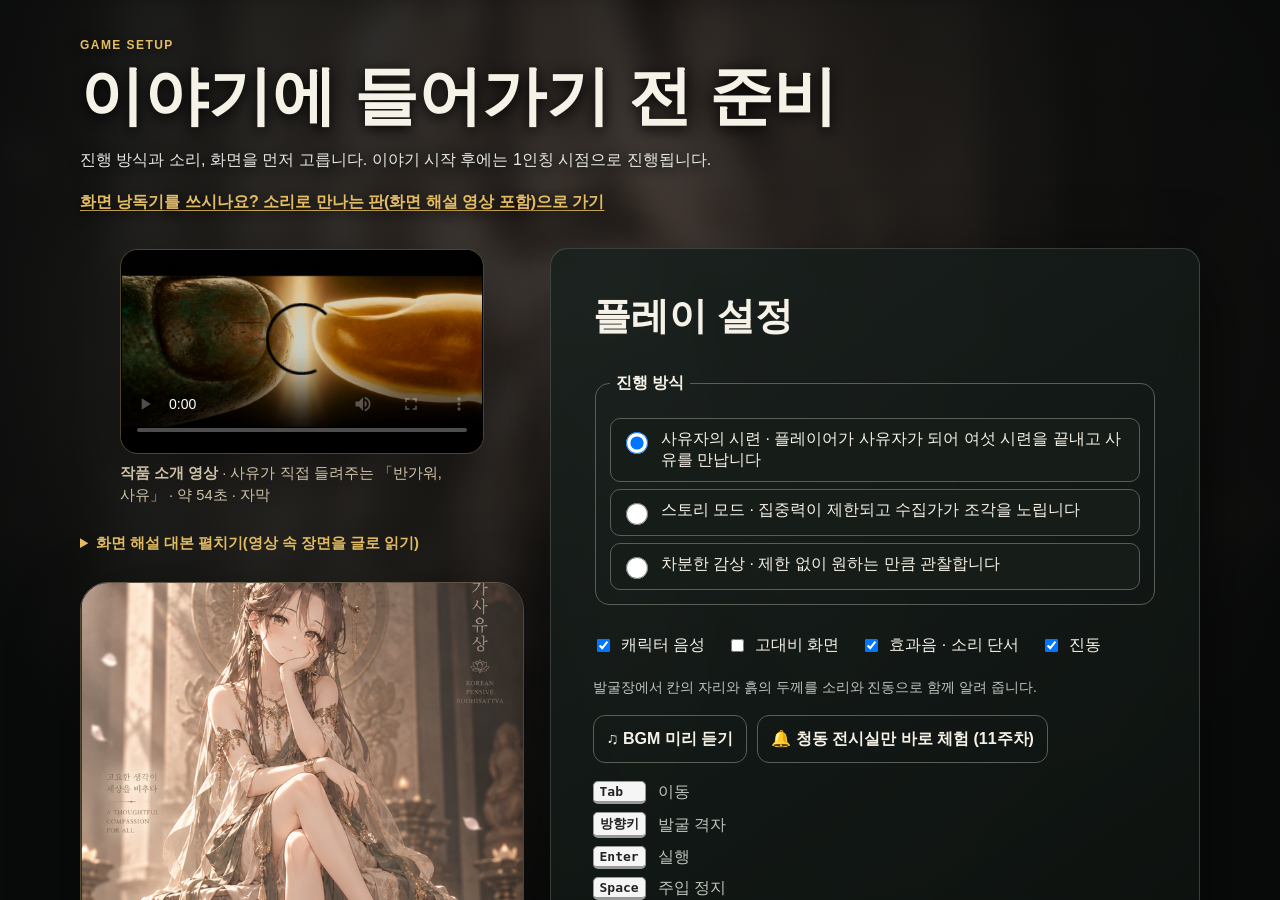
<file: index.html>
<!doctype html>
<html lang="ko">
<head>
  <meta charset="utf-8">
  <meta name="viewport" content="width=device-width,initial-scale=1,viewport-fit=cover">
  <meta name="theme-color" content="#171b18">
  <meta name="description" content="금동 반가사유상을 발굴하고 도구로 감별하고 밀랍주조로 직접 만들어 보는 웹 기반 serious game">
  <link rel="manifest" href="manifest.webmanifest">
  <link rel="icon" href="icon.svg" type="image/svg+xml">
  <link rel="preload" href="assets/character/sayu-reference-web.png" as="image" type="image/png">
  <title>반가워, 사유</title>
  <link rel="stylesheet" href="css/style.css">
  <link rel="stylesheet" href="css/pov.css">
  <link rel="stylesheet" href="css/game.css">
  <link rel="stylesheet" href="css/trials.css">
  <link rel="stylesheet" href="css/gallery-base.css">
  <link rel="stylesheet" href="css/gallery.css">
</head>
<body>
  <a class="skip" href="#scene">게임 화면으로 바로가기</a>
  <header class="topbar">
    <button class="brand" id="homeBtn" type="button">사유상 복원 프로젝트 <small>발굴 · 감별 · 주조</small><span class="sr-only" id="homeWhere"></span></button>
    <div class="top-actions">
      <button id="contrastBtn" class="icon-btn" type="button" aria-pressed="false">◐ 고대비</button>
      <button id="audioBtn" class="icon-btn" type="button" aria-pressed="true">🔊 음성 켬</button>
      <button id="bgmBtn" class="icon-btn" type="button" aria-pressed="false">♫ BGM 끔</button>
      <button id="helpBtn" class="icon-btn" type="button">? 조작법</button>
    </div>
  </header>

  <div class="progress-shell" aria-label="게임 진행 단계">
    <ol id="stageProgress" class="stage-progress"></ol>
  </div>

  <aside id="gameHud" class="game-hud" hidden aria-label="게임 상태">
    <div class="hud-character"><img src="assets/character/sayu-reference-web.png" alt=""><span><b>사유와의 인연</b><small id="affectionText">호감도 0/100</small></span></div>
    <div class="affection-meter" role="meter" aria-label="사유 호감도" aria-valuemin="0" aria-valuemax="100" aria-valuenow="0"><i id="affectionBar"></i></div>
    <div class="hud-chip" id="focusWrap" hidden><span>집중력</span><b id="focusText">-</b></div>
    <div class="hud-chip"><span>도감</span><b id="codexText">0/5</b></div>
    <div class="hud-objective"><span>현재 목표</span><b id="objectiveText">이야기 시작</b></div>
  </aside>

  <main id="scene" tabindex="-1"></main>
  <div id="fxLayer" class="fx-layer" aria-hidden="true"></div>
  <div id="live" class="sr-only" role="status" aria-live="polite" aria-atomic="true"></div>

  <dialog id="modal">
    <div id="modalBody"></div>
    <button class="btn" id="modalClose" type="button">닫기</button>
  </dialog>

  <script type="module" src="js/app.js"></script>
</body>
</html>
</file>
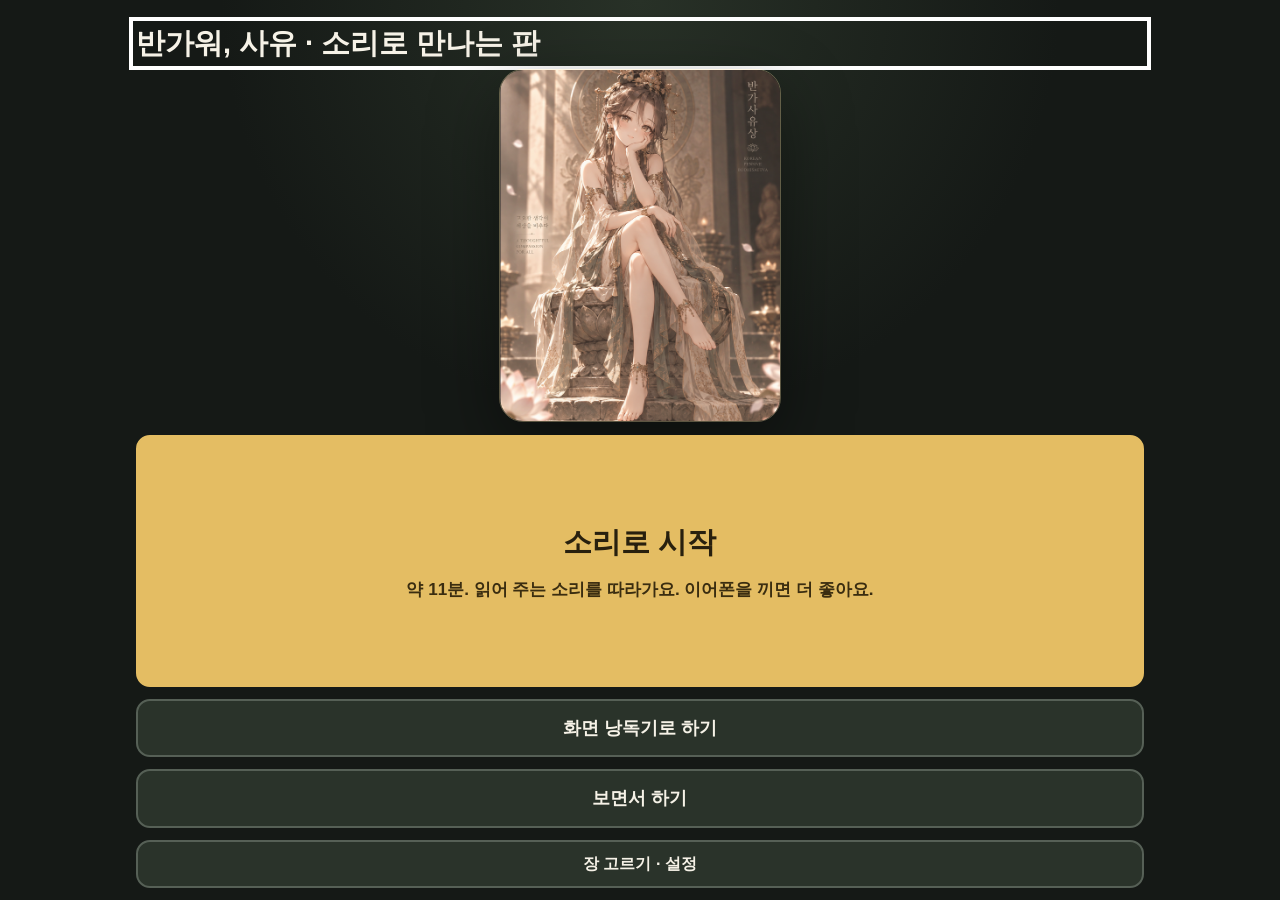
<file: listen.html>
<!doctype html>
<html lang="ko">
<head>
  <meta charset="utf-8">
  <meta name="viewport" content="width=device-width,initial-scale=1,viewport-fit=cover">
  <meta name="theme-color" content="#171b18">
  <meta name="description" content="반가워, 사유 · 소리로 만나는 판 — 화면 낭독기로 끝까지 하는 시각장애인판">
  <link rel="icon" href="icon.svg" type="image/svg+xml">
  <title>반가워, 사유 · 소리로 만나는 판</title>
  <script>window.__SAYU_EDITION = 'listen';</script>
  <!-- 본게임 화면을 그대로 쓰고, listen.css가 시각장애인용 보강(큰 단추, 초점, 하는 법)만 얹는다 -->
  <link rel="stylesheet" href="css/style.css">
  <link rel="stylesheet" href="css/pov.css">
  <link rel="stylesheet" href="css/game.css">
  <link rel="stylesheet" href="css/trials.css">
  <link rel="stylesheet" href="css/gallery-base.css">
  <link rel="stylesheet" href="css/gallery.css">
  <link rel="stylesheet" href="css/listen.css">
</head>
<body>
  <main id="scene" tabindex="-1"><h1>반가워, 사유 · 소리로 만나는 판</h1><p>불러오는 중입니다.</p></main>
  <div id="live" class="sr-only" role="status" aria-live="polite" aria-atomic="true"></div>
  <script type="module" src="js/listen-app.js"></script>
</body>
</html>
</file>
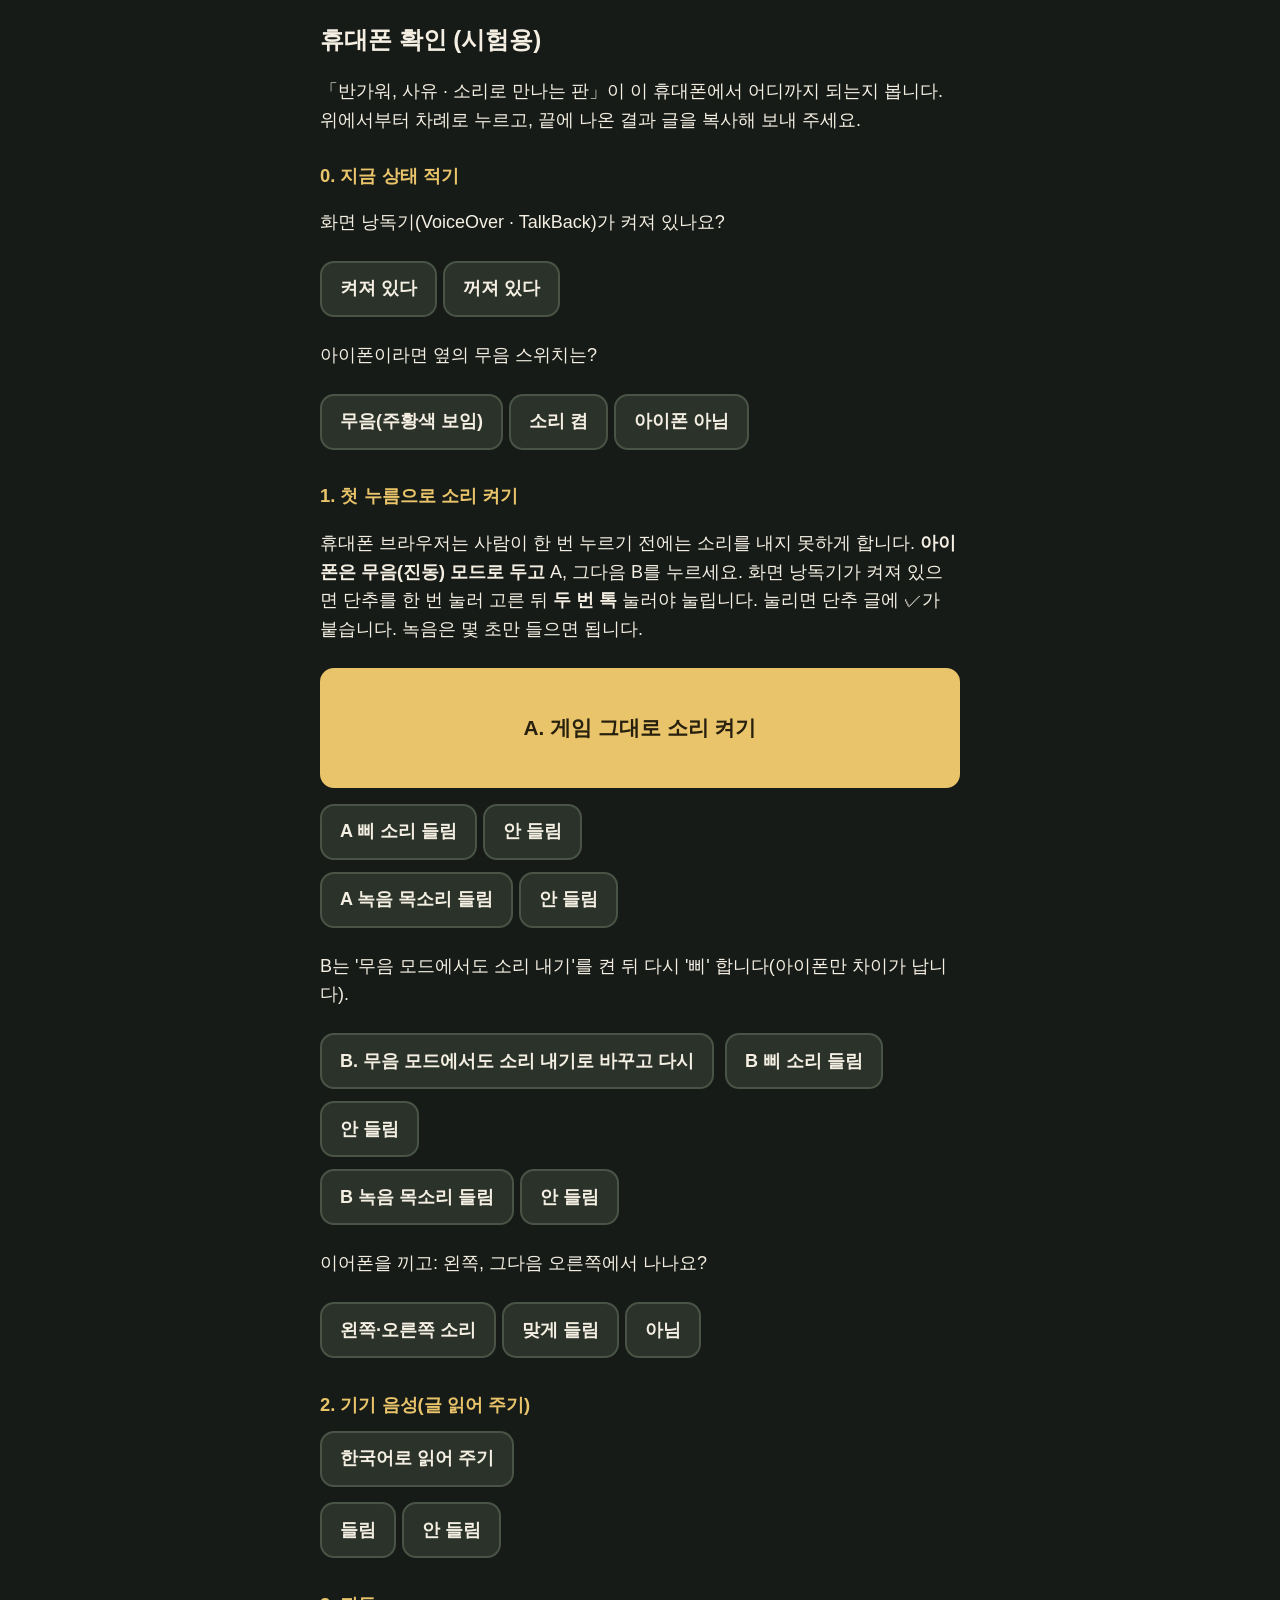
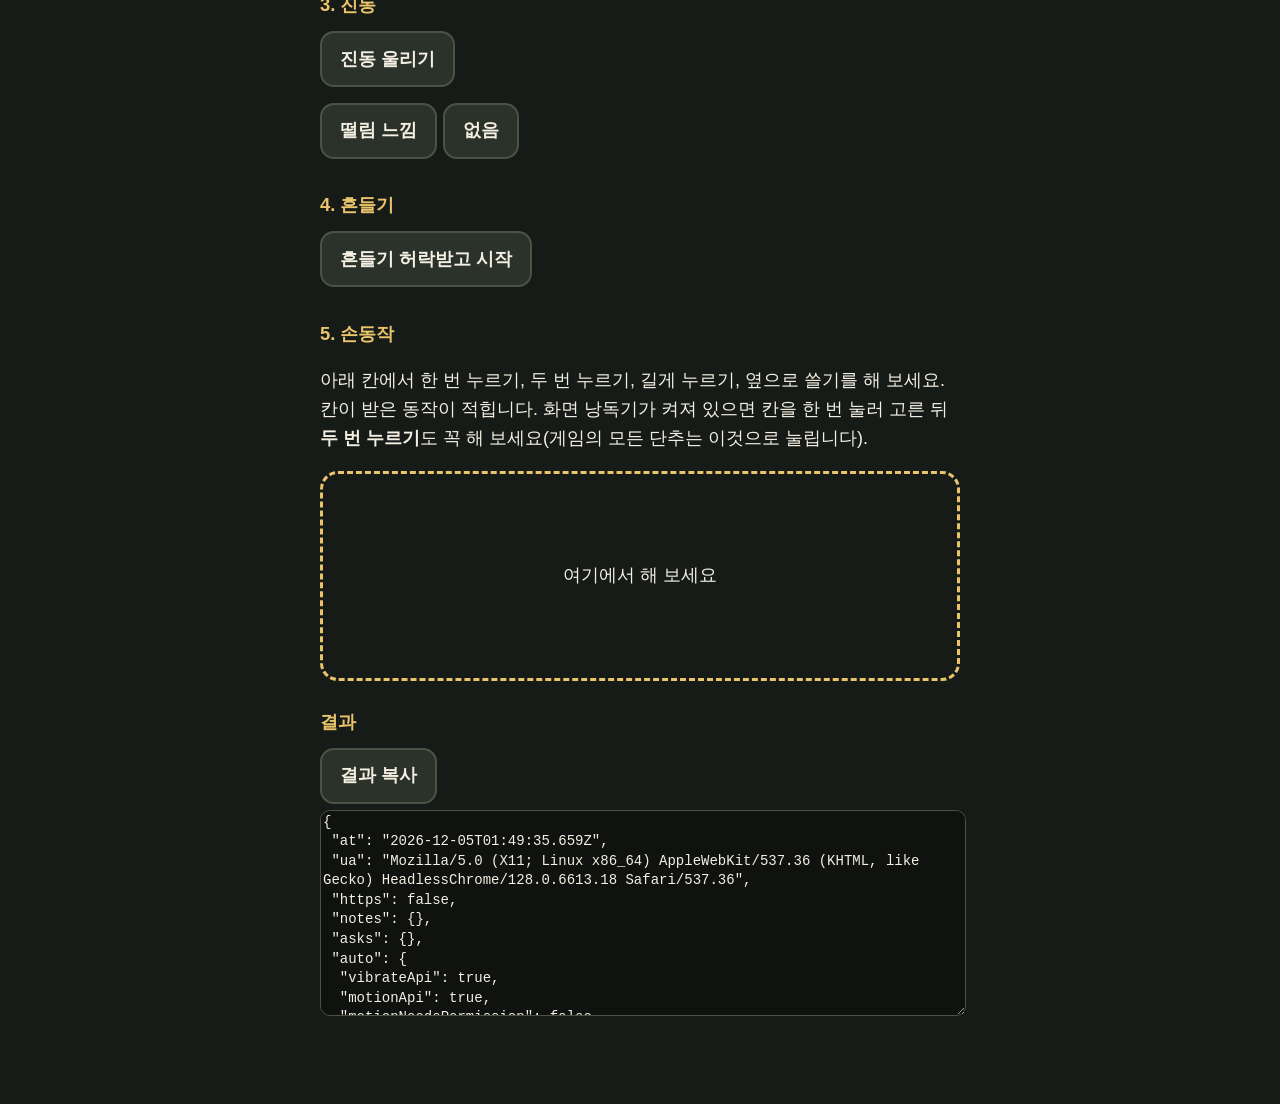
<file: probe.html>
<!doctype html>
<html lang="ko">
<head>
<meta charset="utf-8">
<meta name="viewport" content="width=device-width,initial-scale=1">
<title>휴대폰 확인 · 반가워, 사유</title>
<style>
  :root { --bg:#171b18; --ink:#f4efe2; --gold:#e9c46a; --line:#4a5446; --ok:#7fd18b; --no:#ff8a7a; }
  body { margin:0; background:var(--bg); color:var(--ink); font:18px/1.6 -apple-system,"Apple SD Gothic Neo","Noto Sans KR",sans-serif; }
  main { max-width:640px; margin:0 auto; padding:16px 16px 80px; }
  h1 { font-size:1.5rem; margin:.2em 0 .4em; } h2 { font-size:1.15rem; margin:1.4em 0 .3em; color:var(--gold); }
  button { font:inherit; font-weight:800; min-height:56px; padding:10px 18px; margin:6px 6px 6px 0; border-radius:14px; border:2px solid var(--line); background:#2a3229; color:var(--ink); }
  button.big { width:100%; min-height:120px; font-size:1.3rem; background:var(--gold); color:#28200e; border-color:var(--gold); }
  button:focus-visible { outline:4px solid #fff; outline-offset:3px; }
  #pad { min-height:180px; border:3px dashed var(--gold); border-radius:18px; display:flex; align-items:center; justify-content:center; text-align:center; padding:12px; touch-action:none; user-select:none; }
  .r { margin:.2em 0; } .ok { color:var(--ok); } .no { color:var(--no); }
  textarea { width:100%; min-height:200px; font:14px/1.4 monospace; background:#0f120f; color:var(--ink); border:1px solid var(--line); border-radius:10px; }
</style>
</head>
<body>
<main>
  <h1>휴대폰 확인 (시험용)</h1>
  <p>「반가워, 사유 · 소리로 만나는 판」이 이 휴대폰에서 어디까지 되는지 봅니다. 위에서부터 차례로 누르고, 끝에 나온 결과 글을 복사해 보내 주세요.</p>

  <h2>0. 지금 상태 적기</h2>
  <p>화면 낭독기(VoiceOver · TalkBack)가 켜져 있나요?</p>
  <button data-note="sr" data-v="on">켜져 있다</button><button data-note="sr" data-v="off">꺼져 있다</button>
  <p>아이폰이라면 옆의 무음 스위치는?</p>
  <button data-note="silent" data-v="on">무음(주황색 보임)</button><button data-note="silent" data-v="off">소리 켬</button><button data-note="silent" data-v="na">아이폰 아님</button>

  <h2>1. 첫 누름으로 소리 켜기</h2>
  <p>휴대폰 브라우저는 사람이 한 번 누르기 전에는 소리를 내지 못하게 합니다. <b>아이폰은 무음(진동) 모드로 두고</b> A, 그다음 B를 누르세요.
    화면 낭독기가 켜져 있으면 단추를 한 번 눌러 고른 뒤 <b>두 번 톡</b> 눌러야 눌립니다. 눌리면 단추 글에 ✓가 붙습니다. 녹음은 몇 초만 들으면 됩니다.</p>
  <button class="big" id="unlock">A. 게임 그대로 소리 켜기</button>
  <p class="r" id="unlockOut" role="status"></p>
  <button data-ask="beep" data-v="yes">A 삐 소리 들림</button><button data-ask="beep" data-v="no">안 들림</button><br>
  <button data-ask="mp3" data-v="yes">A 녹음 목소리 들림</button><button data-ask="mp3" data-v="no">안 들림</button>
  <p>B는 '무음 모드에서도 소리 내기'를 켠 뒤 다시 '삐' 합니다(아이폰만 차이가 납니다).</p>
  <button id="unlockB">B. 무음 모드에서도 소리 내기로 바꾸고 다시</button>
  <button data-ask="beepB" data-v="yes">B 삐 소리 들림</button><button data-ask="beepB" data-v="no">안 들림</button><br>
  <button data-ask="mp3B" data-v="yes">B 녹음 목소리 들림</button><button data-ask="mp3B" data-v="no">안 들림</button>
  <p>이어폰을 끼고: 왼쪽, 그다음 오른쪽에서 나나요?</p>
  <button id="pan">왼쪽·오른쪽 소리</button><button data-ask="pan" data-v="yes">맞게 들림</button><button data-ask="pan" data-v="no">아님</button>

  <h2>2. 기기 음성(글 읽어 주기)</h2>
  <button id="tts">한국어로 읽어 주기</button>
  <p class="r" id="ttsOut" role="status"></p>
  <button data-ask="tts" data-v="yes">들림</button><button data-ask="tts" data-v="no">안 들림</button>

  <h2>3. 진동</h2>
  <button id="vib">진동 울리기</button>
  <p class="r" id="vibOut" role="status"></p>
  <button data-ask="vib" data-v="yes">떨림 느낌</button><button data-ask="vib" data-v="no">없음</button>

  <h2>4. 흔들기</h2>
  <button id="motion">흔들기 허락받고 시작</button>
  <p class="r" id="motionOut" role="status"></p>

  <h2>5. 손동작</h2>
  <p>아래 칸에서 한 번 누르기, 두 번 누르기, 길게 누르기, 옆으로 쓸기를 해 보세요. 칸이 받은 동작이 적힙니다.
    화면 낭독기가 켜져 있으면 칸을 한 번 눌러 고른 뒤 <b>두 번 누르기</b>도 꼭 해 보세요(게임의 모든 단추는 이것으로 눌립니다).</p>
  <div id="pad" role="button" tabindex="0" aria-label="손동작 시험 칸">여기에서 해 보세요</div>
  <p class="r" id="padOut" role="status"></p>

  <h2>결과</h2>
  <button id="copy">결과 복사</button>
  <textarea id="out" aria-label="결과 글" readonly></textarea>
</main>
<script>
const R = { at: new Date().toISOString(), ua: navigator.userAgent, https: location.protocol === 'https:', notes: {}, asks: {}, auto: {}, pad: {} };
const $ = s => document.querySelector(s);
const show = () => { $('#out').value = JSON.stringify(R, null, 1); };
const say = (id, t, good) => { const el = $(id); el.textContent = t; el.className = 'r ' + (good === undefined ? '' : good ? 'ok' : 'no'); show(); };
document.querySelectorAll('[data-note]').forEach(b => b.onclick = () => { R.notes[b.dataset.note] = b.dataset.v; show(); b.blur(); });
const NEED = { beep: 'pressA', mp3: 'pressA', beepB: 'pressB', mp3B: 'pressB' };
document.querySelectorAll('[data-ask]').forEach(b => b.onclick = () => {
  const k = b.dataset.ask, need = NEED[k], ran = !need || R.auto[need];
  R.asks[k] = ran ? b.dataset.v : b.dataset.v + ' (시험 안 함)';
  if (!ran) say('#unlockOut', (need === 'pressA' ? 'A' : 'B') + ' 단추가 아직 눌리지 않았습니다. 낭독기를 켰다면 단추를 고른 뒤 두 번 톡 누르세요.', false);
  show();
});
const tick = (b, n) => { b.textContent = b.textContent.replace(/ ✓.*$/, '') + ` ✓ (${n}번 눌림)`; };
let mp3 = null;
R.auto.vibrateApi = 'vibrate' in navigator;
R.auto.motionApi = typeof DeviceMotionEvent !== 'undefined';
R.auto.motionNeedsPermission = typeof DeviceMotionEvent !== 'undefined' && typeof DeviceMotionEvent.requestPermission === 'function';
R.auto.speech = 'speechSynthesis' in window;
R.auto.audioSession = 'audioSession' in navigator;
let ctx = null;
function beep(pan = 0, f = 660) {
  const o = ctx.createOscillator(), g = ctx.createGain(), p = ctx.createStereoPanner ? ctx.createStereoPanner() : null;
  o.frequency.value = f; g.gain.setValueAtTime(0.0001, ctx.currentTime); g.gain.exponentialRampToValueAtTime(0.3, ctx.currentTime + 0.02); g.gain.exponentialRampToValueAtTime(0.0001, ctx.currentTime + 0.5);
  o.connect(g); if (p) { p.pan.value = pan; g.connect(p); p.connect(ctx.destination); } else g.connect(ctx.destination);
  o.start(); o.stop(ctx.currentTime + 0.55);
}
$('#unlock').onclick = async () => {
  R.auto.pressA = (R.auto.pressA || 0) + 1; tick($('#unlock'), R.auto.pressA); show();
  try {
    // A: 게임(js/music.js)과 같이 audioSession을 건드리지 않는다 — 아이폰 무음 모드에서 효과음(Web Audio)이 나는지 본다
    R.auto.audioSessionTypeA = navigator.audioSession ? navigator.audioSession.type : 'none';
    ctx = ctx || new (window.AudioContext || window.webkitAudioContext)();
    await ctx.resume();
    R.auto.webAudioState = ctx.state;
    beep();
    if (mp3) mp3.pause();
    const a = mp3 = new Audio('voice/p01.mp3');
    setTimeout(() => a.play().then(() => { R.auto.mp3Play = 'ok'; show(); }).catch(e => { R.auto.mp3Play = 'blocked: ' + e.name; show(); }), 700);
    say('#unlockOut', `소리 장치: ${ctx.state}. '삐' 다음에 녹음 목소리가 나야 합니다.`, ctx.state === 'running');
  } catch (e) { R.auto.webAudioError = String(e); say('#unlockOut', '소리를 켜지 못했습니다: ' + e, false); }
};
$('#unlockB').onclick = () => {
  R.auto.pressB = (R.auto.pressB || 0) + 1; tick($('#unlockB'), R.auto.pressB); show();
  try {
    if (navigator.audioSession) { try { navigator.audioSession.type = 'playback'; R.auto.audioSessionSetB = navigator.audioSession.type; } catch (e) { R.auto.audioSessionSetB = String(e); } } else R.auto.audioSessionSetB = 'none';
    const old = ctx; ctx = new (window.AudioContext || window.webkitAudioContext)(); ctx.resume(); if (old) old.close().catch(() => {});
    setTimeout(() => { R.auto.webAudioStateB = ctx.state; beep(0, 880); show(); }, 200);
    if (mp3) mp3.pause();
    const a = mp3 = new Audio('voice/p01.mp3');
    setTimeout(() => a.play().then(() => { R.auto.mp3PlayB = 'ok'; show(); }).catch(e => { R.auto.mp3PlayB = 'blocked: ' + e.name; show(); }), 900);
    say('#unlockOut', `B: 무음 무시 설정 = ${R.auto.audioSessionSetB}. '삐' 다음에 녹음 목소리가 나야 합니다.`);
  } catch (e) { R.auto.webAudioErrorB = String(e); say('#unlockOut', 'B 실패: ' + e, false); }
};
$('#pan').onclick = () => { if (!ctx) { say('#unlockOut', '먼저 1번 큰 단추를 누르세요', false); return; } beep(-1, 392); setTimeout(() => beep(1, 523), 800); };
function voicesReady(ms = 3000) {
  return new Promise(res => {
    const now = speechSynthesis.getVoices(); if (now.length) { res(now); return; }
    const t = setTimeout(() => res(speechSynthesis.getVoices()), ms);
    speechSynthesis.addEventListener('voiceschanged', () => { clearTimeout(t); res(speechSynthesis.getVoices()); }, { once: true });
  });
}
$('#tts').onclick = async () => {
  if (!('speechSynthesis' in window)) { say('#ttsOut', '기기 음성 없음', false); return; }
  R.auto.voicesAtClick = speechSynthesis.getVoices().length;
  const vs = await voicesReady(); R.auto.koVoices = vs.filter(v => /^ko/i.test(v.lang)).length; R.auto.allVoices = vs.length;
  const byLang = {}; vs.forEach(v => { const k = (v.lang || '?').slice(0, 2).toLowerCase(); byLang[k] = (byLang[k] || 0) + 1; });
  R.auto.voiceLangs = Object.entries(byLang).sort((a, b) => b[1] - a[1]).slice(0, 8).map(([k, n]) => k + ':' + n).join(' ');
  // 게임(js/core.js preferredVoice)과 같은 방법으로 한국어 목소리를 직접 고른다. lang만 주면 iPhone은 기기 언어의 목소리로 읽는다(2026-11-21 실측)
  const ko = vs.filter(v => /^ko/i.test(v.lang));
  const pick = ko.find(v => /Yuna|Heami|Sora|SunHi|Google.*한국|Natural|Premium/i.test(v.name)) || ko[0] || null;
  R.auto.ttsVoice = pick ? pick.name + ' (' + pick.lang + ')' : 'none';
  const u = new SpeechSynthesisUtterance('안녕, 사유야. 반가워.'); u.lang = 'ko-KR'; u.voice = pick;
  u.onstart = () => { R.auto.ttsStart = true; show(); }; u.onend = () => { R.auto.ttsEnd = true; show(); }; u.onerror = e => { R.auto.ttsError = e.error; show(); };
  speechSynthesis.cancel(); speechSynthesis.speak(u);
  say('#ttsOut', `한국어 목소리 ${R.auto.koVoices}개 (전체 ${vs.length}개) · 고른 목소리: ${R.auto.ttsVoice}`);
};
$('#vib').onclick = () => {
  if (!('vibrate' in navigator)) { say('#vibOut', '이 브라우저는 진동 기능(Vibration API)이 없습니다', false); return; }
  R.auto.vibrateReturned = navigator.vibrate([200, 100, 200]); say('#vibOut', '진동을 보냈습니다: ' + R.auto.vibrateReturned, true);
};
$('#motion').onclick = async () => {
  try {
    if (R.auto.motionNeedsPermission) R.auto.motionPermission = await DeviceMotionEvent.requestPermission();
    let peak = 0, shakes = 0, last = 0;
    window.addEventListener('devicemotion', e => {
      const a = e.accelerationIncludingGravity || e.acceleration; if (!a) return;
      const m = Math.hypot(a.x || 0, a.y || 0, a.z || 0); peak = Math.max(peak, m); R.auto.motionPeak = Math.round(peak * 10) / 10;
      if (m > 25 && performance.now() - last > 600) { last = performance.now(); shakes++; R.auto.shakes = shakes; say('#motionOut', `흔들기 ${shakes}번 감지`, true); }
    });
    say('#motionOut', `허락: ${R.auto.motionPermission || '물을 필요 없음'}. 이제 휴대폰을 흔들어 보세요.`);
  } catch (e) { R.auto.motionError = String(e); say('#motionOut', '흔들기를 쓸 수 없습니다: ' + e, false); }
};
const pad = $('#pad'); let down = null, taps = 0, tapTimer = 0;
const mark = k => { R.pad[k] = (R.pad[k] || 0) + 1; say('#padOut', Object.entries(R.pad).map(([a, b]) => `${a} ${b}`).join(' · ')); };
pad.addEventListener('pointerdown', e => { down = { x: e.clientX, y: e.clientY, t: performance.now() }; mark('pointerdown'); });
pad.addEventListener('pointerup', e => {
  if (!down) return; const dx = e.clientX - down.x, dt = performance.now() - down.t;
  if (Math.abs(dx) > 50) mark(dx > 0 ? 'swipeRight' : 'swipeLeft'); else if (dt > 600) mark('longPress');
  down = null;
});
pad.addEventListener('click', () => { mark('click'); taps++; clearTimeout(tapTimer); tapTimer = setTimeout(() => { if (taps >= 2) mark('doubleTapAsTwoClicks'); taps = 0; }, 400); });
pad.addEventListener('dblclick', () => mark('dblclick'));
pad.addEventListener('contextmenu', e => { e.preventDefault(); mark('contextmenu'); });
pad.addEventListener('keydown', e => { if (e.key === 'Enter' || e.key === ' ') mark('key-' + (e.key === ' ' ? 'Space' : e.key)); });
$('#copy').onclick = async () => { show(); try { await navigator.clipboard.writeText($('#out').value); $('#copy').textContent = '복사했습니다'; } catch { $('#out').select(); $('#copy').textContent = '글을 길게 눌러 복사하세요'; } };
show();
</script>
</body>
</html>
</file>
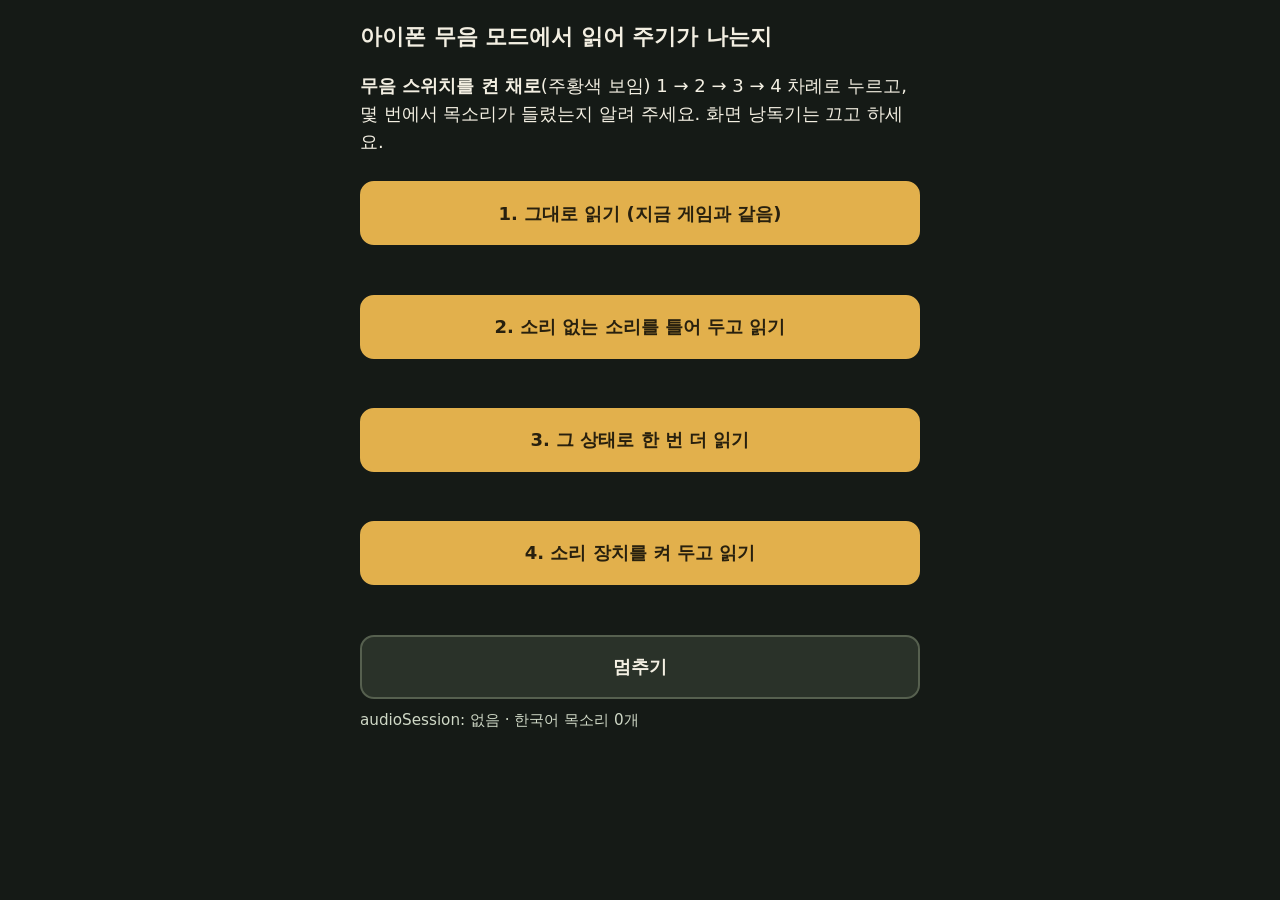
<file: silent.html>
<!doctype html>
<html lang="ko">
<head>
<meta charset="utf-8">
<meta name="viewport" content="width=device-width, initial-scale=1">
<title>무음 모드 읽어 주기 시험</title>
<style>
  :root { --bg:#151a16; --ink:#f3efe2; --gold:#e2b04c; --line:#56604f; }
  body { margin:0; background:var(--bg); color:var(--ink); font:18px/1.55 system-ui, -apple-system, "Apple SD Gothic Neo", sans-serif; }
  main { max-width:560px; margin:0 auto; padding:16px; }
  h1 { font-size:1.35rem; margin:.2em 0 .4em; }
  button { font:inherit; font-weight:800; width:100%; min-height:64px; margin:8px 0; border-radius:14px; border:2px solid var(--line); background:#2a3229; color:var(--ink); }
  button.go { background:var(--gold); color:#28200e; border-color:var(--gold); }
  .r { min-height:1.4em; margin:2px 0 10px; color:#cfd8c6; font-size:.95rem; }
</style>
</head>
<body>
<main>
  <h1>아이폰 무음 모드에서 읽어 주기가 나는지</h1>
  <p><b>무음 스위치를 켠 채로</b>(주황색 보임) 1 → 2 → 3 → 4 차례로 누르고, 몇 번에서 목소리가 들렸는지 알려 주세요. 화면 낭독기는 끄고 하세요.</p>
  <button class="go" id="b1">1. 그대로 읽기 (지금 게임과 같음)</button>
  <p class="r" id="o1" role="status"></p>
  <button class="go" id="b2">2. 소리 없는 소리를 틀어 두고 읽기</button>
  <p class="r" id="o2" role="status"></p>
  <button class="go" id="b3">3. 그 상태로 한 번 더 읽기</button>
  <p class="r" id="o3" role="status"></p>
  <button class="go" id="b4">4. 소리 장치를 켜 두고 읽기</button>
  <p class="r" id="o4" role="status"></p>
  <button id="stop">멈추기</button>
  <p class="r" id="info"></p>
</main>
<script>
// 2026-11-21 23:2x N1a: 23:09 아이폰 녹화(무음 모드) — 기기 음성만 나오는 쪽이 통째로 조용했다. 무음 모드에서도 기기 음성을 낼 방법을 시험한다.
//  1 = 게임 그대로(audioSession 'playback'만), 2·3 = 소리 없는 <audio>를 반복 재생해 둔 채, 4 = Web Audio를 켜 둔 채
const $ = s => document.querySelector(s);
const info = () => { $('#info').textContent = `audioSession: ${navigator.audioSession ? navigator.audioSession.type : '없음'} · 한국어 목소리 ${speechSynthesis.getVoices().filter(v => /^ko/i.test(v.lang)).length}개`; };
const playback = () => { try { if (navigator.audioSession) navigator.audioSession.type = 'playback'; } catch (e) {} };
const koVoice = () => { const ko = speechSynthesis.getVoices().filter(v => /^ko/i.test(v.lang)); return ko.find(v => /Yuna|Heami|Sora|SunHi|Google.*한국|Natural|Premium/i.test(v.name)) || ko[0] || null; };
function speak(text, out) {
  const u = new SpeechSynthesisUtterance(text); u.lang = 'ko-KR'; u.voice = koVoice();
  u.onstart = () => { $(out).textContent += ' · 시작'; }; u.onend = () => { $(out).textContent += ' · 끝'; }; u.onerror = e => { $(out).textContent += ' · 오류 ' + e.error; };
  speechSynthesis.cancel(); speechSynthesis.speak(u); $(out).textContent = '읽기 요청'; info();
}
// 1초짜리 무음 WAV(8 kHz, 16비트, 0으로 채움)
function silentUrl() {
  const n = 8000, b = new ArrayBuffer(44 + n * 2), d = new DataView(b), w = (o, s) => [...s].forEach((c, i) => d.setUint8(o + i, c.charCodeAt(0)));
  w(0, 'RIFF'); d.setUint32(4, 36 + n * 2, true); w(8, 'WAVE'); w(12, 'fmt '); d.setUint32(16, 16, true); d.setUint16(20, 1, true); d.setUint16(22, 1, true);
  d.setUint32(24, 8000, true); d.setUint32(28, 16000, true); d.setUint16(32, 2, true); d.setUint16(34, 16, true); w(36, 'data'); d.setUint32(40, n * 2, true);
  return URL.createObjectURL(new Blob([b], { type: 'audio/wav' }));
}
let keeper = null, ctx = null, osc = null;
$('#b1').onclick = () => { playback(); speak('하나. 그대로 읽습니다.', '#o1'); };
$('#b2').onclick = () => {
  playback();
  if (!keeper) { keeper = new Audio(silentUrl()); keeper.loop = true; keeper.setAttribute('playsinline', ''); }
  keeper.play().then(() => { $('#o2').textContent += ' · 무음 소리 재생 중'; }).catch(e => { $('#o2').textContent += ' · 무음 소리 실패 ' + e.name; });
  speak('둘. 소리 없는 소리를 틀어 두고 읽습니다.', '#o2');
};
$('#b3').onclick = () => { speak('셋. 그 상태로 한 번 더 읽습니다.', '#o3'); $('#o3').textContent += keeper && !keeper.paused ? ' (무음 소리 재생 중)' : ' (무음 소리 꺼짐 — 2를 먼저)'; };
$('#b4').onclick = () => {
  playback();
  try {
    if (!ctx) { ctx = new (window.AudioContext || window.webkitAudioContext)(); const g = ctx.createGain(); g.gain.value = 0.0001; osc = ctx.createOscillator(); osc.frequency.value = 30; osc.connect(g).connect(ctx.destination); osc.start(); }
    ctx.resume();
  } catch (e) { $('#o4').textContent = '소리 장치 실패 ' + e; }
  speak('넷. 소리 장치를 켜 두고 읽습니다.', '#o4');
};
$('#stop').onclick = () => { speechSynthesis.cancel(); if (keeper) keeper.pause(); if (ctx) ctx.suspend(); info(); };
speechSynthesis.getVoices(); speechSynthesis.addEventListener?.('voiceschanged', info); info();
</script>
</body>
</html>
</file>
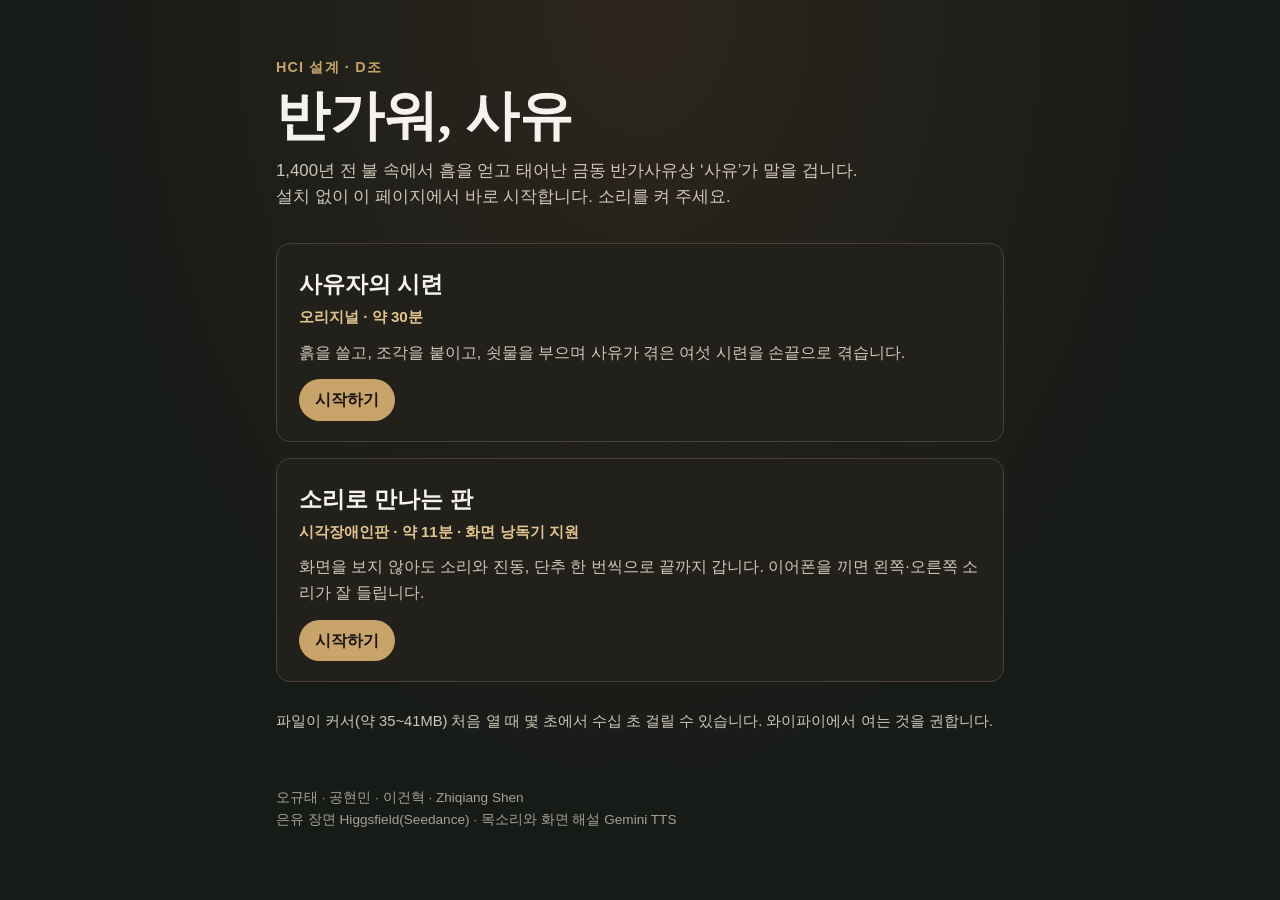
<file: start.html>
<!doctype html>
<html lang="ko">
<head>
  <meta charset="utf-8">
  <meta name="viewport" content="width=device-width, initial-scale=1">
  <meta name="theme-color" content="#171b18">
  <link rel="icon" href="[data-uri]" type="image/svg+xml">
  <title>반가워, 사유</title>
  <meta name="description" content="금동 반가사유상을 몸과 소리로 만나는 웹 게임. HCI 설계 D조.">
  <meta property="og:title" content="반가워, 사유">
  <meta property="og:description" content="흠을 지우려는 수집가에 맞서, 사유가 겪은 일을 몸으로 겪는 웹 게임. 설치 없이 바로 시작합니다.">
  <style>
    :root {
      --bg: #171b18; --panel: #22201b; --line: #4a4033; --text: #f6f3ee; --sub: #cfc6b8;
      --gold: #c9a46a; --gold-strong: #e3c48f; --focus: #ffd98a;
    }
    * { box-sizing: border-box; }
    html { background: var(--bg); }
    body {
      margin: 0; min-height: 100vh; color: var(--text); background: radial-gradient(ellipse at 50% 0%, #2c261d 0%, var(--bg) 65%);
      font-family: "Malgun Gothic", "Apple SD Gothic Neo", "Noto Sans KR", sans-serif; line-height: 1.6;
      display: flex; flex-direction: column; align-items: center;
    }
    .skip { position: absolute; left: 16px; right: 16px; top: 12px; padding: 10px 16px; background: var(--gold); color: #1a1510; border-radius: 8px; font-weight: 700; text-decoration: none; z-index: 2; transform: translateY(calc(-100% - 24px)); }
    .skip:focus { transform: none; outline: 3px solid var(--focus); outline-offset: 2px; }
    main { width: 100%; max-width: 760px; padding: 56px 16px 40px; }
    .eyebrow { margin: 0; color: var(--gold); font-size: 0.9rem; font-weight: 700; letter-spacing: 0.08em; }
    h1 { margin: 6px 0 10px; font-family: "Batang", "Nanum Myeongjo", "Noto Serif KR", serif; font-size: clamp(2.2rem, 7vw, 3.4rem); line-height: 1.15; }
    .lead { margin: 0 0 32px; color: var(--sub); font-size: 1.05rem; }
    h2 { position: absolute; width: 1px; height: 1px; overflow: hidden; clip: rect(0 0 0 0); white-space: nowrap; }
    ul { list-style: none; margin: 0; padding: 0; display: grid; gap: 16px; }
    a.card {
      display: block; padding: 22px 22px 20px; border: 1px solid var(--line); border-radius: 14px; background: var(--panel);
      color: var(--text); text-decoration: none; transition: border-color .15s, transform .15s;
    }
    a.card:hover { border-color: var(--gold); transform: translateY(-2px); }
    a.card:focus-visible { outline: 3px solid var(--focus); outline-offset: 3px; }
    .name { display: block; font-size: 1.45rem; font-weight: 700; }
    .meta { display: block; margin-top: 2px; color: var(--gold-strong); font-weight: 700; font-size: 0.95rem; }
    .desc { display: block; margin-top: 10px; color: var(--sub); }
    .go { display: inline-block; margin-top: 14px; padding: 8px 16px; border-radius: 999px; background: var(--gold); color: #1a1510; font-weight: 700; }
    .note { margin: 28px 0 0; color: var(--sub); font-size: 0.92rem; }
    footer { width: 100%; max-width: 760px; padding: 0 16px 32px; color: #a89f92; font-size: 0.85rem; }
    @media (prefers-reduced-motion: reduce) { a.card { transition: none; } a.card:hover { transform: none; } }
  </style>
</head>
<body>
  <a class="skip" href="listen.html">화면 낭독기를 쓰시나요? 소리로 만나는 판으로 바로 가기</a>
  <main>
    <p class="eyebrow">HCI 설계 · D조</p>
    <h1>반가워, 사유</h1>
    <p class="lead">1,400년 전 불 속에서 흠을 얻고 태어난 금동 반가사유상 ‘사유’가 말을 겁니다.<br>설치 없이 이 페이지에서 바로 시작합니다. 소리를 켜 주세요.</p>

    <h2>판 고르기</h2>
    <ul>
      <li>
        <a class="card" href="index.html">
          <span class="name">사유자의 시련</span>
          <span class="meta">오리지널 · 약 30분</span>
          <span class="desc">흙을 쓸고, 조각을 붙이고, 쇳물을 부으며 사유가 겪은 여섯 시련을 손끝으로 겪습니다.</span>
          <span class="go" aria-hidden="true">시작하기</span>
        </a>
      </li>
      <li>
        <a class="card" href="listen.html">
          <span class="name">소리로 만나는 판</span>
          <span class="meta">시각장애인판 · 약 11분 · 화면 낭독기 지원</span>
          <span class="desc">화면을 보지 않아도 소리와 진동, 단추 한 번씩으로 끝까지 갑니다. 이어폰을 끼면 왼쪽·오른쪽 소리가 잘 들립니다.</span>
          <span class="go" aria-hidden="true">시작하기</span>
        </a>
      </li>
    </ul>

    <p class="note">파일이 커서(약 35~41MB) 처음 열 때 몇 초에서 수십 초 걸릴 수 있습니다. 와이파이에서 여는 것을 권합니다.</p>
  </main>
  <footer>
    <p>오규태 · 공현민 · 이건혁 · Zhiqiang Shen<br>은유 장면 Higgsfield(Seedance) · 목소리와 화면 해설 Gemini TTS</p>
  </footer>
</body>
</html>
</file>
<file: css/style.css>
:root{--bg:#151916;--panel:#202720;--panel2:#2a332a;--ink:#f6f2e7;--muted:#bdc4bc;--gold:#e4bd63;--green:#9dd3b4;--danger:#ef968c;--line:#566056;--soil:#6d4c2f;--soil2:#8b6440;--focus:#fff;--radius:18px}
*{box-sizing:border-box}html{scroll-behavior:smooth}body{margin:0;background:radial-gradient(circle at top,#283127 0,var(--bg) 38%);color:var(--ink);font-family:-apple-system,BlinkMacSystemFont,"Apple SD Gothic Neo","Noto Sans KR",sans-serif;min-height:100vh}button,input,textarea{font:inherit}button{color:inherit}button:focus-visible,input:focus-visible,textarea:focus-visible,[tabindex]:focus-visible{outline:4px solid var(--focus);outline-offset:3px}.sr-only{position:absolute!important;width:1px;height:1px;padding:0;margin:-1px;overflow:hidden;clip:rect(0,0,0,0);white-space:nowrap;border:0}.skip{position:fixed;z-index:100;left:12px;top:8px;transform:translateY(-160%);background:#fff;color:#000;padding:10px 14px;border-radius:10px;font-weight:800}.skip:focus{transform:none}
.topbar{position:sticky;top:0;z-index:20;display:flex;align-items:center;gap:12px;padding:10px max(14px,env(safe-area-inset-left));background:#111611f2;border-bottom:1px solid var(--line);backdrop-filter:blur(12px)}.brand{flex:1;text-align:left;border:0;background:none;font-weight:900;font-size:1rem;padding:5px}.brand small{display:block;color:var(--muted);font-size:.7rem}.top-actions{display:flex;gap:6px;flex-wrap:wrap;justify-content:flex-end}.icon-btn,.btn,.choice,.piece,.zone{min-height:48px;border:1px solid var(--line);border-radius:12px;background:var(--panel2);padding:9px 13px;font-weight:800;cursor:pointer}.icon-btn{font-size:.78rem}.btn.primary{background:var(--gold);border-color:var(--gold);color:#28200e}.btn.secondary{background:transparent}.btn.danger{border-color:var(--danger)}.btn:disabled,button:disabled{opacity:.45;cursor:not-allowed}.progress-shell{max-width:1100px;margin:auto;padding:12px 16px 0}.stage-progress{display:grid;grid-template-columns:repeat(6,1fr);gap:6px;list-style:none;padding:0;margin:0}.stage-progress li{min-height:38px;display:grid;place-items:center;text-align:center;border:1px solid var(--line);border-radius:999px;color:var(--muted);font-size:.72rem;font-weight:800;padding:4px}.stage-progress li.current{background:var(--gold);color:#221b0c;border-color:var(--gold)}.stage-progress li.done{background:#214737;color:#dff7e9;border-color:#4d9c76}
#scene{max-width:1100px;margin:auto;padding:18px 16px 70px}.scene-head{margin-bottom:18px}.scene-head .eyebrow,.eyebrow{color:var(--gold);font-size:.75rem;font-weight:900;letter-spacing:.12em;text-transform:uppercase}.scene-head h1{font-size:clamp(1.75rem,4vw,3rem);margin:.15em 0}.scene-head p{max-width:760px;color:var(--muted);line-height:1.65}.panel{background:linear-gradient(145deg,var(--panel),#192019);border:1px solid var(--line);border-radius:var(--radius);padding:clamp(16px,3vw,28px);box-shadow:0 16px 50px #0005}.row{display:flex;gap:10px;align-items:center;flex-wrap:wrap}.actions{display:flex;gap:10px;flex-wrap:wrap;margin-top:18px}.facts{border-left:4px solid var(--green);padding:12px 14px;background:#182b21;border-radius:8px;line-height:1.6}.fiction{border-left:4px solid #b999db;padding:12px 14px;background:#292034;border-radius:8px;line-height:1.6}
.comic{display:grid;grid-template-columns:repeat(3,1fr);gap:12px}.comic-panel{min-height:260px;position:relative;overflow:hidden;border-radius:16px;border:2px solid #0e120f;background:#e9dfca;color:#242019;padding:18px;display:flex;flex-direction:column;justify-content:flex-end}.comic-panel:nth-child(2){background:#dceadf}.comic-panel:nth-child(3){background:#eee2ee}.comic-panel img{position:absolute;width:62%;height:82%;right:-5%;top:1%;object-fit:contain;opacity:.96}.speech{position:relative;z-index:1;background:#fffffff0;border:2px solid #222;border-radius:18px;padding:12px;max-width:75%;font-weight:800;line-height:1.45}.speech:after{content:"";position:absolute;bottom:-15px;left:30px;border:8px solid transparent;border-top-color:#222}.control-card{display:grid;grid-template-columns:auto 1fr;gap:8px 12px;align-items:center;margin-top:18px;color:var(--muted)}kbd{border:1px solid #999;border-bottom-width:3px;border-radius:5px;padding:2px 6px;background:#f5f5f5;color:#222;font-weight:800}
.vn-opening{display:grid;grid-template-columns:minmax(320px,.9fr) minmax(320px,1.1fr);gap:18px}.vn-scene{min-height:600px;position:relative;overflow:hidden;border-radius:24px;background:#a98a73;border:1px solid #d8a9b6}.vn-scene:before{content:"";position:absolute;z-index:1;inset:0;background:linear-gradient(transparent 48%,#120d12e8)}.vn-scene>img{position:absolute;inset:0;width:100%;height:100%;object-fit:cover;object-position:50% 36%;filter:saturate(.95) contrast(1.03)}.nameplate{position:absolute;z-index:2;left:28px;bottom:154px;background:var(--gold);color:#291e0d;border-radius:999px;padding:7px 20px;font-weight:900}.vn-dialogue{position:absolute;z-index:2;left:20px;right:20px;bottom:20px;min-height:128px;border:2px solid #f0d594;background:#16121aeb;border-radius:18px;padding:22px;color:#fff}.vn-dialogue p{font-size:1.15rem;line-height:1.6;margin:.35em 0}.fiction-label{font-size:.72rem;color:#e5bceb;font-weight:900;letter-spacing:.08em}.vn-controls{align-self:stretch}.select{width:100%;min-height:48px;margin:8px 0 4px;border:1px solid var(--line);border-radius:10px;background:var(--panel2);color:var(--ink);padding:8px}.note{font-size:.82rem;color:var(--muted);line-height:1.5}
.race-card{display:grid;grid-template-columns:auto 1fr auto;gap:14px;align-items:center;background:#271b1f;border:1px solid #a94e61;border-radius:18px;padding:12px 16px;margin-bottom:18px}.racer{display:flex;align-items:center;gap:8px}.racer img{width:52px;height:52px;object-fit:cover;border-radius:50%;background:#eee}.racer img.sayu-reference{object-position:50% 18%}.racer span{display:grid}.racer small{color:var(--muted)}.race-track{height:20px;min-width:140px;position:relative;background:#100d0e;border:1px solid #76505a;border-radius:999px;overflow:hidden}.race-track>i{position:absolute;inset:0 auto 0 0;width:var(--p);background:linear-gradient(90deg,#4ba87d,#d7c367);transition:width .25s}.race-track .rival-line{inset:0 0 0 auto;background:linear-gradient(270deg,#a52339,#e7c452);opacity:.82}.race-card.won{border-color:var(--green)}.race-card.stole{border-color:var(--danger)}.rival-duel{display:grid;grid-template-columns:200px 1fr;gap:18px}.rival-duel>img{width:100%;border-radius:14px}.character.sayu-full{max-height:650px;object-position:center top;background:#d8c0a4}
.quiz-list{display:grid;gap:16px}.question{border:1px solid var(--line);border-radius:14px;padding:14px}.question legend{font-weight:900;padding:0 6px}.radio-row{display:grid;gap:7px;margin-top:10px}.radio-row label{display:flex;gap:10px;align-items:flex-start;border:1px solid var(--line);border-radius:10px;padding:10px;background:#161c17}.radio-row input{width:22px;height:22px;flex:none}
.excavate-layout{display:grid;grid-template-columns:minmax(320px,1fr) minmax(250px,.62fr);gap:18px}.dig-grid{display:grid;grid-template-columns:repeat(6,1fr);gap:6px;aspect-ratio:1}.soil{position:relative;border:2px solid #4a321e;border-radius:9px;background:linear-gradient(135deg,var(--soil2),var(--soil));cursor:pointer;min-width:0;box-shadow:inset 0 -5px #0002;transition:transform .18s,opacity .25s}.soil:hover{transform:translateY(-2px)}.soil:before,.soil:after{content:"";position:absolute;border-radius:50%;background:#ba8e5b88}.soil:before{width:10px;height:7px;left:18%;top:25%}.soil:after{width:7px;height:9px;right:17%;bottom:19%}.soil.dug{background:#231c16;border-color:#33281f;box-shadow:inset 0 0 18px #000;opacity:.75}.soil.found{opacity:1;background:radial-gradient(circle,#f3d37c 0,#7e532e 48%,#241b15 72%);animation:found .65s}.soil .cell-label{position:absolute;inset:0;display:grid;place-items:center;font-weight:900;font-size:clamp(.65rem,2vw,1rem)}@keyframes found{50%{transform:scale(1.12);filter:brightness(1.5)}}.meter{height:15px;border-radius:10px;background:#101411;overflow:hidden;border:1px solid var(--line)}.meter>i{display:block;height:100%;background:linear-gradient(90deg,var(--green),var(--gold));width:var(--p);transition:width .35s}.collection{display:grid;gap:8px;margin-top:14px}.found-card{display:flex;gap:10px;align-items:center;border:1px solid var(--line);border-radius:12px;padding:10px;background:var(--panel2)}.found-card .artifact-icon{width:46px;height:46px;display:grid;place-items:center;border-radius:50%;background:#d6a94f;color:#30230d;font-size:1.5rem;font-weight:900}.empty-slot{border:1px dashed var(--line);border-radius:12px;padding:14px;color:var(--muted)}
dialog{width:min(680px,calc(100% - 24px));max-height:88vh;overflow:auto;border:1px solid var(--gold);border-radius:20px;background:var(--panel);color:var(--ink);padding:20px;box-shadow:0 20px 80px #000c}dialog::backdrop{background:#000b}.inspect{display:grid;grid-template-columns:220px 1fr;gap:20px}.artifact-crop{height:280px;border-radius:15px;background-size:245%;background-repeat:no-repeat;background-color:#e7dfca;border:1px solid var(--line)}.inspect h2{margin-top:0}.inspect-result{margin-top:12px;padding:12px;border-radius:10px;background:#182b21;line-height:1.55}
.recon-layout{display:grid;grid-template-columns:minmax(320px,1fr) minmax(280px,.7fr);gap:18px}.statue-stage{position:relative;max-width:560px;margin:auto;background:#e8dfca;border-radius:18px;overflow:hidden;min-height:620px}.statue-stage>img{width:100%;height:100%;object-fit:contain;display:block;filter:saturate(.78) contrast(.9)}.zone{position:absolute;transform:translate(-50%,-50%);background:#111c;color:#fff;border:2px dashed var(--gold);min-height:44px;padding:7px 10px;font-size:.72rem}.zone.correct{background:#1b684de8;border-style:solid}.zone.wrong{animation:shake .32s;background:#7d302be8}@keyframes shake{25%{transform:translate(-56%,-50%)}75%{transform:translate(-44%,-50%)}}.pieces{display:grid;gap:8px}.piece{text-align:left;display:flex;align-items:center;gap:10px}.piece[aria-pressed=true]{border-color:var(--gold);box-shadow:0 0 0 3px #e4bd6344}.piece.placed{background:#214737}.piece span{font-size:1.5rem}.hint-box{min-height:74px;margin-top:12px;padding:12px;border-radius:10px;background:#171d18;color:var(--muted)}
.dialogue-layout{display:grid;grid-template-columns:minmax(220px,.42fr) 1fr;gap:18px}.character{width:100%;max-height:520px;object-fit:contain;border-radius:18px}.dialogue-box{align-self:end}.dialogue-box blockquote{font-size:clamp(1.1rem,2.4vw,1.45rem);line-height:1.65;margin:0 0 18px}.choices{display:grid;gap:9px}.choice{text-align:left}.choice:hover{border-color:var(--gold)}
.complete-hero{display:grid;grid-template-columns:minmax(260px,.65fr) 1fr;gap:20px}.restored{width:100%;max-height:650px;object-fit:contain;background:#e8dfca;border-radius:18px}.discovery-grid{display:grid;grid-template-columns:repeat(auto-fit,minmax(160px,1fr));gap:8px}.discovery-card{border:1px solid var(--line);border-radius:12px;padding:12px;background:var(--panel2)}.discovery-card b{display:block;color:var(--gold)}textarea{width:100%;min-height:100px;padding:12px;border-radius:12px;border:1px solid var(--line);background:#101511;color:var(--ink)}.scale{display:flex;gap:5px;flex-wrap:wrap;margin-top:7px}.scale label{display:grid;place-items:center;min-width:44px;min-height:44px;border:1px solid var(--line);border-radius:8px}.score-card{font-size:1.15rem;border:1px solid var(--gold);border-radius:14px;padding:14px;background:#28220f}
.toast{position:fixed;z-index:50;left:50%;bottom:24px;transform:translateX(-50%);background:#0d120f;color:#fff;border:1px solid var(--gold);border-radius:12px;padding:12px 16px;box-shadow:0 8px 30px #0009}
body.high-contrast{--bg:#000;--panel:#080808;--panel2:#151515;--ink:#fff;--muted:#fff;--gold:#ffe100;--green:#6dff9b;--line:#fff;--focus:#00e5ff;background:#000}body.high-contrast .statue-stage,body.high-contrast .artifact-crop{background-color:#fff}
@media(max-width:760px){.topbar{align-items:flex-start}.top-actions{max-width:64%}.icon-btn{padding:7px;font-size:.68rem}.stage-progress{grid-template-columns:repeat(3,1fr)}.comic{grid-template-columns:1fr}.comic-panel{min-height:220px}.vn-opening,.excavate-layout,.recon-layout,.dialogue-layout,.complete-hero{grid-template-columns:1fr}.vn-scene{min-height:520px}.race-card{grid-template-columns:1fr}.race-track{order:3}.racer.rival{justify-content:flex-end}.dig-grid{aspect-ratio:auto}.soil{min-height:48px}.inspect{grid-template-columns:1fr}.artifact-crop{height:220px}.statue-stage{min-height:520px}.dialogue-layout{display:flex;flex-direction:column}.character{height:300px}.dialogue-box{order:-1}.rival-duel{grid-template-columns:1fr}.rival-duel>img{height:240px;object-fit:contain}}
@media(prefers-reduced-motion:reduce){*,*:before,*:after{animation-duration:.01ms!important;animation-iteration-count:1!important;transition-duration:.01ms!important;scroll-behavior:auto!important}}

/* 게임형 전체 화면 셸 */
body.game-active{overflow:hidden;background:#0c100d}
body.game-active:before{content:"";position:fixed;inset:0;z-index:-2;background-position:center;background-size:cover;filter:saturate(.72) brightness(.42);transform:scale(1.04)}
body.game-active:after{content:"";position:fixed;inset:0;z-index:-1;background:radial-gradient(circle at 50% 30%,transparent,#090b0a 82%);pointer-events:none}
body.game-active[data-scene="intro"]:before{background-image:url('../assets/character/sayu-reference-web.png');filter:blur(15px) saturate(.65) brightness(.34)}

body.game-active[data-scene="reconstruct"]:before{background-image:linear-gradient(115deg,#312b21,#111713 50%,#43311f);filter:none}
body.game-active .topbar{position:fixed;left:14px;right:14px;top:12px;border:1px solid #ffffff24;border-radius:16px;background:#0b100dcc;box-shadow:0 10px 30px #0008;padding:8px 12px;backdrop-filter:blur(14px)}
body.game-active .brand{font-size:.82rem;flex:0 1 auto}body.game-active .brand small{display:none}body.game-active .top-actions{margin-left:auto}body.game-active .progress-shell{display:none}
body.game-active #scene{max-width:none;width:100%;height:100dvh;overflow:auto;padding:150px max(24px,calc((100vw - 1180px)/2)) 72px;scrollbar-width:thin}
body.game-active .scene-head{max-width:840px;text-shadow:0 3px 14px #000}.game-active .scene-head h1{font-size:clamp(2rem,5vw,4.1rem);line-height:1.08}.game-active .scene-head p{font-size:1rem;color:#e5e8e4}
body.game-active .panel{background:linear-gradient(145deg,#18201de8,#0d120fee);border-color:#ffffff2c;box-shadow:0 22px 70px #0009;backdrop-filter:blur(16px)}
.game-hud{position:fixed;z-index:18;top:78px;left:50%;transform:translateX(-50%);width:min(760px,calc(100% - 32px));display:grid;grid-template-columns:auto minmax(100px,1fr) auto;align-items:center;gap:12px;padding:8px 14px;border:1px solid #ffffff2c;border-radius:16px;background:#111713dc;box-shadow:0 8px 28px #0008;backdrop-filter:blur(14px)}.game-hud[hidden]{display:none}.hud-character{display:flex;align-items:center;gap:9px}.hud-character img{width:42px;height:42px;border-radius:50%;object-fit:cover;object-position:50% 18%;border:2px solid var(--gold)}.hud-character span{display:grid}.hud-character small{color:#f1c9d2}.affection-meter{height:12px;border-radius:999px;background:#080b09;overflow:hidden;border:1px solid #6f565d}.affection-meter i{display:block;width:0;height:100%;background:linear-gradient(90deg,#d64e72,#ffacc0,#ffe173);box-shadow:0 0 16px #ff6f9b;transition:width .55s cubic-bezier(.2,.8,.2,1)}.hud-objective{text-align:right;display:grid}.hud-objective span{font-size:.67rem;color:var(--muted);letter-spacing:.08em}.hud-objective b{font-size:.82rem;color:var(--gold)}
.game-active .vn-opening{min-height:640px}.game-active .vn-scene{box-shadow:0 28px 90px #000c;animation:scene-in .7s ease-out}.game-active .vn-dialogue{animation:dialogue-in .5s .25s both}.game-active .vn-controls{animation:panel-in .55s .12s both}.game-active .dig-grid{perspective:900px}.game-active .soil{transform-style:preserve-3d}.game-active .soil:hover{transform:translateY(-5px) rotateX(5deg);filter:brightness(1.12)}.game-active .statue-stage{box-shadow:0 24px 90px #000c;border:1px solid #e4bd6355}.game-active .character.sayu-full{box-shadow:0 24px 90px #000b;animation:character-in .8s ease-out}.game-active .dialogue-box{position:relative}.game-active .dialogue-box:before{content:"";position:absolute;left:-18px;bottom:42px;border:10px solid transparent;border-right-color:#ffffff2c}
.fx-layer{position:fixed;inset:0;z-index:90;pointer-events:none;overflow:hidden}.fx-layer i{position:absolute;color:#ffe17a;font-style:normal;font-size:1.4rem;text-shadow:0 0 10px #ffcf4a;animation:particle .8s ease-out forwards}.game-shake #scene,.game-shake dialog{animation:screen-shake .34s linear}.found-card{transition:transform .2s,border-color .2s}.found-card:hover{transform:translateX(5px);border-color:var(--gold)}dialog[open]{animation:modal-in .28s ease-out}.inspect-result{animation:reward .42s ease-out}
.ending-card{display:grid;grid-template-columns:220px 1fr;gap:22px;align-items:center;border:2px solid var(--gold);border-radius:24px;padding:20px;margin-bottom:20px;background:linear-gradient(135deg,#2d201f,#151b17);box-shadow:0 20px 60px #0008}.ending-card img{width:100%;height:260px;object-fit:cover;object-position:50% 22%;border-radius:16px}.ending-card h2{font-size:clamp(1.25rem,3vw,2rem);line-height:1.5}.ending-card.love{border-color:#ff9eb9;background:linear-gradient(135deg,#4a2030,#171a17)}.ending-card.friend{border-color:#e4bd63}.ending-card.memory{border-color:#8aa994}
@keyframes scene-in{from{opacity:0;transform:scale(.96) translateY(18px)}to{opacity:1;transform:none}}@keyframes panel-in{from{opacity:0;transform:translateX(28px)}to{opacity:1;transform:none}}@keyframes dialogue-in{from{opacity:0;transform:translateY(22px)}to{opacity:1;transform:none}}@keyframes character-in{from{opacity:0;transform:translateX(-30px)}to{opacity:1;transform:none}}@keyframes modal-in{from{opacity:0;transform:scale(.92)}to{opacity:1;transform:none}}@keyframes reward{50%{transform:scale(1.025);box-shadow:0 0 25px #68d49d66}}@keyframes particle{to{opacity:0;transform:translate(var(--x),var(--y)) rotate(240deg) scale(.35)}}@keyframes screen-shake{0%,100%{transform:none}20%{transform:translate(-7px,3px)}40%{transform:translate(6px,-2px)}60%{transform:translate(-4px,-1px)}80%{transform:translate(3px,2px)}}
@media(max-width:760px){body.game-active .topbar{left:7px;right:7px;top:6px;padding:6px}.game-active .brand{display:none}.game-active .top-actions{width:100%;max-width:none;display:grid;grid-template-columns:repeat(4,1fr);gap:5px}.game-active .icon-btn{min-width:0;min-height:44px;padding:5px 3px;font-size:.64rem}.game-hud{top:66px;grid-template-columns:auto 1fr;padding:7px 10px}.hud-character span{display:none}.hud-objective{grid-column:2;text-align:left}.affection-meter{grid-column:2;grid-row:1}.game-active #scene{padding:158px 12px 60px}.game-active .scene-head h1{font-size:2.25rem}.game-active .vn-opening{min-height:auto}.game-active .vn-scene{min-height:580px}.ending-card{grid-template-columns:1fr}.ending-card img{height:360px}}
</file>
<file: css/pov.css>
/* 시작 전 설정 로비와 1인칭 대화 화면 */
.game-active:not(.pov-active)[data-scene="intro"] .topbar,
.game-active[data-scene="intro"] .progress-shell,
.game-active[data-scene="intro"] .game-hud {
  display: none !important;
}

.game-active[data-scene="intro"] #scene {
  padding: 38px max(20px, calc((100vw - 1120px) / 2)) 60px;
}

.setup-screen {
  min-height: calc(100dvh - 100px);
  display: grid;
  grid-template-columns: minmax(300px, .75fr) minmax(360px, 1.1fr);
  gap: 26px;
  align-items: center;
}

.setup-side {
  display: grid;
  gap: 16px;
  min-width: 0;
}

.setup-side > img {
  width: 100%;
  height: min(72dvh, 760px);
  object-fit: cover;
  object-position: 50% 24%;
  border: 1px solid rgba(255, 225, 166, .3);
  border-radius: 28px;
  box-shadow: 0 24px 70px rgba(0, 0, 0, .42);
}

/* 작품 소개 영상(2026-11-19): 첫 화면에 바로 보이게 사유 그림 위에 두고, 그림은 조금 줄인다 */
.setup-side.with-film { align-self: start; }
.setup-side.with-film > img { height: min(44dvh, 480px); }

.overview-film { margin: 0; }

.overview-video {
  display: block;
  width: 100%;
  aspect-ratio: 16 / 9;
  background: #000;
  border: 1px solid rgba(255, 225, 166, .3);
  border-radius: 18px;
  box-shadow: 0 18px 50px rgba(0, 0, 0, .4);
}

.overview-film figcaption {
  margin-top: 8px;
  color: rgba(246, 231, 200, .82);
  font-size: .92rem;
  line-height: 1.5;
  word-break: keep-all;        /* 「반가/워」처럼 낱말 가운데서 끊지 않는다 */
  overflow-wrap: anywhere;
}

/* 왼쪽 칸이 좁아지는 폭(태블릿 세로 등)에서는 영상이 300px까지 줄어 자막이 8px쯤으로 작아진다.
   이때는 영상을 두 칸에 걸쳐 위에 크게 두고, 그 아래에 그림과 설정 카드를 나란히 둔다. */
@media (max-width: 1000px) {
  .setup-side.with-film { display: contents; }
  .setup-side.with-film .overview-film { grid-column: 1 / -1; width: min(100%, 720px); justify-self: center; }
}

body.high-contrast .overview-film figcaption { color: #fff; }
body.high-contrast .overview-video { border-color: #fff; }

.setup-card {
  padding: clamp(22px, 4vw, 42px);
  background: rgba(24, 19, 16, .94);
  border: 1px solid rgba(255, 225, 166, .24);
  box-shadow: 0 28px 80px rgba(0, 0, 0, .46);
}

.setup-card h2 {
  margin-top: 0;
  font-size: clamp(1.65rem, 3vw, 2.5rem);
}

.setup-toggles {
  display: flex;
  flex-wrap: wrap;
  gap: 10px 22px;
  margin: 18px 0;
}

.setup-toggles label {
  min-height: 44px;
  display: inline-flex;
  align-items: center;
  gap: 8px;
}

.setup-enter {
  width: 100%;
  min-height: 58px;
  margin-top: 18px;
  font-size: 1.06rem;
}

body.pov-active::before {
  background-image: none !important;
  filter: none !important;
  transform: none !important;
}

body.pov-active::after {
  display: none;
}

body.pov-active #scene {
  width: 100%;
  height: 100dvh;
  padding: 0;
  overflow: hidden;
}

.pov-stage {
  position: relative;
  width: 100%;
  height: 100dvh;
  overflow: hidden;
  background:
    radial-gradient(ellipse at 50% 35%, rgba(116, 78, 40, .28), transparent 42%),
    linear-gradient(90deg, #0d0a08 0%, #201711 50%, #0d0a08 100%);
}

.pov-stage > img {
  position: absolute;
  inset: 0;
  width: 100%;
  height: 100%;
  object-fit: cover;
  object-position: 50% 39%;
  animation: pov-arrive 1.05s ease-out both;
}

.pov-vignette {
  position: absolute;
  inset: 0;
  pointer-events: none;
  background:
    linear-gradient(180deg, rgba(5, 3, 2, .18) 0%, transparent 36%, rgba(5, 3, 2, .86) 100%),
    radial-gradient(circle at 50% 42%, transparent 35%, rgba(4, 3, 2, .5) 100%);
}

.pov-bottom {
  position: absolute;
  z-index: 2;
  left: 50%;
  bottom: max(24px, env(safe-area-inset-bottom));
  width: min(980px, calc(100% - 34px));
  transform: translateX(-50%);
}

.pov-name {
  position: relative;
  z-index: 2;
  display: table;
  min-width: 112px;
  padding: 8px 24px;
  margin: 0 0 -7px 18px;
  color: #2a1a08;
  font-weight: 900;
  text-align: center;
  background: linear-gradient(135deg, #ffe3a1, #be7b22);
  border-radius: 14px 14px 3px 3px;
  box-shadow: 0 8px 22px rgba(0, 0, 0, .3);
}

.pov-dialogue {
  min-height: 122px;
  padding: 25px 28px 18px;
  color: #fff9e9;
  background: rgba(13, 10, 9, .9);
  border: 1px solid rgba(255, 220, 151, .5);
  border-radius: 18px;
  box-shadow: 0 18px 60px rgba(0, 0, 0, .6);
  backdrop-filter: blur(12px);
}

.pov-dialogue p {
  margin: 8px 0 0;
  font-size: clamp(1rem, 2.1vw, 1.35rem);
  line-height: 1.65;
  font-weight: 700;
}

.pov-choices {
  display: grid;
  grid-template-columns: repeat(3, 1fr);
  gap: 8px;
  margin-top: 9px;
}

.pov-choices .choice {
  min-height: 62px;
  padding: 10px 14px;
  color: #fff9eb;
  background: rgba(30, 22, 16, .94);
  border: 1px solid rgba(255, 220, 151, .46);
  border-radius: 13px;
  font: inherit;
  font-weight: 750;
  cursor: pointer;
  transition: transform .18s ease, background .18s ease, border-color .18s ease;
}

.pov-choices .choice:hover,
.pov-choices .choice:focus-visible {
  transform: translateY(-3px);
  background: rgba(93, 58, 24, .98);
  border-color: #ffe09a;
  outline: 3px solid rgba(255, 224, 154, .3);
}

.pov-continue {
  display: block;
  min-width: 320px;
  min-height: 54px;
  margin: 10px auto 0;
}

.pov-active .game-hud,
.pov-active .progress-shell {
  display: none !important;
}

/* 1인칭 장면에서도 녹음 목소리와 BGM을 끌 수 있게 상단 단추는 오른쪽 위에 남긴다(WCAG 1.4.2, 2026-11-19).
   제목 단추와 막대 배경만 숨겨 그림을 가리지 않게 한다. */
body.pov-active .topbar,
body.game-active.pov-active .topbar {
  position: fixed;
  top: 0;
  right: 0;
  left: auto;
  width: auto;
  margin: 0;
  padding: max(8px, env(safe-area-inset-top)) max(10px, env(safe-area-inset-right)) 8px 8px;
  background: transparent;
  border: 0;
  border-radius: 0;
  box-shadow: none;
  backdrop-filter: none;
  -webkit-backdrop-filter: none;
  z-index: 30;
}
.pov-active .topbar .brand,
.pov-active #helpBtn,
.pov-active #contrastBtn {
  display: none;
}
/* 좁은 화면에서는 가운데 위의 장 제목이 단추와 겹치지 않게 조금 내린다 */
@media (max-width: 600px) {
  .pov-active .pov-chapter,
  .pov-active .rival-alert { top: calc(max(18px, env(safe-area-inset-top)) + 48px); }
}
body.pov-active .top-actions {
  display: flex;
  width: auto;
  max-width: none;
  margin-left: 0;
}
.pov-active .top-actions .icon-btn {
  background: rgba(12, 9, 6, .72);
}

.pov-chapter {
  position: absolute;
  z-index: 2;
  top: max(18px, env(safe-area-inset-top));
  left: 50%;
  padding: 7px 15px;
  color: #ffe7ac;
  font-size: .78rem;
  font-weight: 900;
  letter-spacing: .14em;
  background: rgba(15, 11, 8, .68);
  border: 1px solid rgba(255, 222, 157, .35);
  border-radius: 999px;
  transform: translateX(-50%);
  backdrop-filter: blur(8px);
}

.pov-tools {
  display: flex;
  justify-content: center;
  gap: 8px;
  margin-top: 7px;
}

.pov-tools .btn {
  min-height: 42px;
  padding: 7px 15px;
}

.rival-pov > img {
  object-position: 50% 24%;
  animation: rival-intrusion .55s cubic-bezier(.2, .85, .25, 1.15) both;
}

.rival-pov .pov-vignette {
  background:
    linear-gradient(180deg, rgba(64, 4, 4, .16) 0%, transparent 35%, rgba(20, 2, 2, .92) 100%),
    radial-gradient(circle at 50% 35%, transparent 30%, rgba(70, 0, 0, .52) 100%);
}

.rival-pov .pov-name {
  color: #fff7e9;
  background: linear-gradient(135deg, #9d1f18, #2c0806);
}

.rival-pov .pov-dialogue {
  border-color: rgba(255, 104, 76, .58);
  box-shadow: 0 18px 70px rgba(85, 0, 0, .5);
}

.rival-alert {
  position: absolute;
  z-index: 2;
  top: max(20px, env(safe-area-inset-top));
  left: 50%;
  padding: 9px 20px;
  color: #fff3dc;
  font-size: .82rem;
  font-weight: 950;
  letter-spacing: .2em;
  background: rgba(126, 15, 10, .88);
  border: 1px solid rgba(255, 177, 132, .72);
  border-radius: 4px;
  transform: translateX(-50%) skew(-7deg);
  box-shadow: 0 0 34px rgba(255, 47, 25, .32);
}

.rival-choices .choice {
  border-color: rgba(255, 117, 89, .5);
}

.rival-choices .choice:hover,
.rival-choices .choice:focus-visible {
  background: rgba(112, 25, 18, .96);
  border-color: #ff9d83;
}

@keyframes rival-intrusion {
  from { opacity: 0; transform: translateX(8%) scale(1.12); filter: saturate(1.5) contrast(1.25); }
  to { opacity: 1; transform: translateX(0) scale(1); filter: none; }
}

@media (min-width: 761px) {
  .pov-stage::before {
    content: "";
    position: absolute;
    z-index: 0;
    inset: -36px;
    pointer-events: none;
    background:
      linear-gradient(180deg, rgba(9, 6, 4, .18), rgba(9, 6, 4, .76)),
      url("../assets/character/sayu-reference-web.png") center 34% / cover no-repeat;
    filter: blur(28px) brightness(.55) saturate(.75);
    transform: scale(1.08);
  }

  .rival-pov::before {
    background:
      linear-gradient(180deg, rgba(40, 2, 2, .12), rgba(16, 1, 1, .8)),
      url("../Tae.png") center 25% / cover no-repeat;
    filter: blur(28px) brightness(.48) saturate(.9);
  }

  .pov-stage > img {
    z-index: 1;
    inset: 0;
    width: 100%;
    height: 100dvh;
    object-fit: contain;
    object-position: 50% 50%;
    -webkit-mask-image: linear-gradient(to bottom, #000 0%, #000 72%, rgba(0, 0, 0, .92) 82%, transparent 100%);
    mask-image: linear-gradient(to bottom, #000 0%, #000 72%, rgba(0, 0, 0, .92) 82%, transparent 100%);
  }

  .pov-stage::after {
    display: none;
  }

  .rival-pov > img {
    object-position: 50% 50%;
  }

  .pov-bottom {
    z-index: 3;
    bottom: 42px;
  }

  .pov-vignette {
    z-index: 2;
  }

  .rival-alert,
  .pov-chapter {
    z-index: 3;
  }
}

@keyframes pov-arrive {
  from { opacity: 0; transform: scale(1.06); }
  to { opacity: 1; transform: scale(1); }
}

@media (prefers-reduced-motion: reduce) {
  .pov-stage > img,
  .rival-pov > img { animation: none; }
}

@media (max-width: 760px) {
  .game-active[data-scene="intro"] #scene {
    padding: 18px 12px 40px;
  }

  .setup-screen {
    min-height: auto;
    grid-template-columns: 1fr;
  }

  /* 좁은 화면: 소개 영상 → 사유 그림 → (그림에 겹친) 설정 카드 차례로 한 줄에 쌓는다 */
  .setup-side { display: contents; }

  .setup-side > img,
  .setup-side.with-film > img {
    height: 340px;
    object-position: 50% 20%;
  }

  .setup-card {
    position: relative;
    z-index: 2;
    margin-top: -65px;
    padding: 22px 17px;
  }

  .pov-stage > img {
    inset: 0;
    width: 100%;
    height: 100%;
    object-fit: cover;
    object-position: 50% 30%;
    -webkit-mask-image: none;
    mask-image: none;
  }

  .rival-pov > img {
    object-position: 50% 18%;
  }

  .pov-bottom {
    bottom: max(12px, env(safe-area-inset-bottom));
    width: calc(100% - 18px);
  }

  .pov-dialogue {
    min-height: 105px;
    padding: 22px 15px 13px;
  }

  .pov-dialogue p {
    font-size: 1rem;
  }

  .pov-choices {
    grid-template-columns: 1fr;
    gap: 5px;
  }

  .pov-choices .choice {
    min-height: 49px;
    padding: 7px 10px;
  }

  .pov-continue {
    width: 100%;
    min-width: 0;
  }
}

/* 화면 해설 대본(오리지널 영상 아래, 접어 둠)과 시각장애인판으로 가는 길(2026-11-19, WCAG 1.2.3 · 1.2.5) */
.ad-script { margin-top: 8px; font-size: .92rem; line-height: 1.6; }
.ad-script summary { cursor: pointer; padding: 10px 0; min-height: 44px; color: var(--gold, #e2b866); font-weight: 700; }
.ad-script ol { margin: 4px 0 6px; padding-left: 1.4em; }
.ad-script li { margin: 4px 0; }
.blind-link { margin-top: 10px; }
.blind-link a { color: var(--gold, #e2b866); font-weight: 800; text-decoration: underline; text-underline-offset: 3px; }
</file>
<file: css/game.css>
/* v2 게임 컴포넌트 — 허브 · 발굴 · 조사대 · 주조소 · 도감 */

/* 장면별 배경 */
body.game-active[data-scene="hub"]:before { background-image: linear-gradient(150deg, #2b2418, #121713 48%, #26201a); filter: none; }
body.game-active[data-scene="dig"]:before { background-image: radial-gradient(circle at 25% 20%, #8d6744, #422f21 42%, #17130f 78%); filter: none; }
body.game-active[data-scene="study"]:before { background-image: linear-gradient(125deg, #1b2630, #0f1412 52%, #232b2e); filter: none; }
body.game-active[data-scene="cast"]:before { background-image: radial-gradient(circle at 60% 78%, #7a2f16, #35190f 44%, #130e0b 80%); filter: none; }
body.game-active[data-scene="talk"]:before { background-image: url('../assets/character/sayu-reference-web.png'); filter: blur(15px) saturate(.65) brightness(.34); }
body.game-active[data-scene="reconstruct"]:before { background-image: linear-gradient(115deg, #312b21, #111713 50%, #43311f); filter: none; }

.mt { margin-top: 18px; }

/* ---------- HUD 확장 ---------- */
/* 항목이 5개라 기본 4열에서는 두 줄로 접히며 장면 제목을 가린다. 한 줄로 고정한다. */
.game-hud { grid-template-columns: auto minmax(64px, 1fr) auto auto auto; gap: 10px; width: min(900px, calc(100% - 32px)); }
body.game-active #scene { padding-top: 172px; }
.game-hud .hud-character small { font-size: .7rem; }
.game-hud .hud-objective b { font-size: .78rem; }
.hud-chip { display: grid; text-align: right; font-size: .72rem; }
.hud-chip span { color: var(--muted); letter-spacing: .06em; font-size: .64rem; }
.hud-chip b { color: var(--gold); font-size: .8rem; }
.hud-chip[hidden] { display: none; }

/* ---------- 허브 ---------- */
.hub-sayu {
  display: grid; grid-template-columns: 86px 1fr; gap: 14px; align-items: center;
  margin-bottom: 18px; padding: 12px 16px;
  border: 1px solid #ffffff22; border-radius: 18px; background: #161d19cc; backdrop-filter: blur(12px);
}
.hub-sayu img { width: 86px; height: 86px; border-radius: 50%; object-fit: cover; object-position: 50% 16%; border: 2px solid var(--gold); }
.hub-sayu .fiction { margin: 6px 0 0; }

.hub-grid { display: grid; grid-template-columns: repeat(auto-fit, minmax(258px, 1fr)); gap: 12px; }
.hub-card {
  position: relative; text-align: left; display: grid; grid-template-columns: 56px 1fr; gap: 14px;
  align-items: start; min-height: 128px; padding: 16px;
  border: 1px solid var(--line); border-radius: 18px;
  background: linear-gradient(145deg, #1a221ee8, #0e1310ee);
  cursor: pointer; transition: transform .18s, border-color .18s, box-shadow .18s;
}
.hub-card:hover:not(:disabled) { transform: translateY(-3px); border-color: var(--gold); box-shadow: 0 14px 40px #0008; }
.hub-card.done { border-color: #4d9c76; background: linear-gradient(145deg, #16281fe8, #0d120fee); }
.hub-card.locked { opacity: .5; }
.hub-icon { display: grid; place-items: center; width: 56px; height: 56px; border-radius: 16px; background: #2b3329; font-size: 1.6rem; }
.hub-card.done .hub-icon { background: #214737; }
.hub-body { display: grid; gap: 4px; }
.hub-body b { font-size: 1.08rem; }
.hub-body small { color: var(--muted); line-height: 1.45; font-weight: 500; }
.hub-status { margin-top: 4px; font-size: .78rem; color: var(--gold); font-weight: 800; }
.hub-badge {
  position: absolute; top: 10px; right: 10px;
  background: var(--danger); color: #2b0f0c; border-radius: 999px;
  padding: 3px 10px; font-size: .68rem; font-weight: 900;
}

/* ---------- 발굴장 ---------- */
.found-card > span:last-child { display: grid; gap: 2px; }
.found-card > span:last-child small { color: var(--muted); font-weight: 600; }
.focus-bar { margin-bottom: 16px; padding: 12px 16px; border: 1px solid var(--line); border-radius: 16px; background: #161d19cc; }
.focus-bar .meter { margin-top: 8px; }
.focus-bar small { color: var(--muted); font-weight: 500; }
.focus-bar.low { border-color: var(--danger); background: #26171acc; }
.focus-bar.low .meter > i { background: linear-gradient(90deg, #ef968c, #e4bd63); }
.focus-bar.calm { border-color: #4d9c76; }

.dig-layout { display: grid; grid-template-columns: minmax(320px, 1fr) minmax(254px, .62fr); gap: 18px; }
.dig-panel .dig-grid { margin-top: 14px; }
.dig-guide { margin: 12px 0 0; font-size: .82rem; color: var(--muted); line-height: 1.6; }

.soil.buried .soil-layers { position: absolute; inset: 0; display: grid; place-items: center; font-size: clamp(.5rem, 1.6vw, .78rem); letter-spacing: -.12em; color: #00000055; }
.soil.buried .soil-depth { position: absolute; right: 4px; bottom: 2px; font-size: .58rem; font-weight: 900; color: #ffffff9c; }
.soil.open { background: #231c16; border-color: #33281f; box-shadow: inset 0 0 18px #000; opacity: .9; }
.soil.open:before, .soil.open:after { display: none; }
.soil.has-artifact { opacity: 1; background: radial-gradient(circle, #f3d37c 0, #7e532e 48%, #241b15 72%); animation: found .65s; }
.soil.has-junk { background: radial-gradient(circle, #6f6552 0, #3a3328 55%, #1d1912 78%); }
.cell-find { position: absolute; inset: 0; display: grid; place-items: center; font-size: clamp(.9rem, 2.6vw, 1.4rem); font-weight: 900; }
.cell-find.artifact { color: #2c1f09; text-shadow: 0 1px 0 #ffe9b0; }
.cell-find.junk { color: #d8cfb8; }
.cell-clue { position: absolute; inset: 0; display: grid; place-items: center; font-size: clamp(.8rem, 2.4vw, 1.15rem); font-weight: 900; color: #6d6456; }
.cell-clue.n1 { color: #9dd3b4; } .cell-clue.n2 { color: #e4bd63; } .cell-clue.n3 { color: #f0a86a; }
.cell-clue.n4, .cell-clue.n5 { color: var(--danger); }

.junk-list { display: grid; gap: 8px; margin-top: 10px; }
.junk-card { border: 1px solid var(--line); border-radius: 12px; padding: 10px 12px; background: #1b1a15; }
.junk-card b { display: block; color: #d8cfb8; }
.junk-card small { color: var(--muted); line-height: 1.5; }

.find-reveal { display: grid; grid-template-columns: 96px 1fr; gap: 18px; align-items: start; }
.find-icon { display: grid; place-items: center; width: 96px; height: 96px; border-radius: 22px; font-size: 2.6rem; background: #d6a94f; color: #30230d; }
.find-reveal.junk .find-icon { background: #4a4538; color: #e8e1cc; }
.find-reveal h2 { margin: .1em 0 .4em; }
.find-reveal p { line-height: 1.65; color: var(--muted); }
.duel-reading { border-left: 4px solid var(--gold); padding: 10px 14px; background: #241f12; border-radius: 8px; line-height: 1.6; }
.duel-win h2 { margin: .2em 0; }

/* ---------- 조사대 ---------- */
.study-select { display: grid; grid-template-columns: repeat(auto-fit, minmax(240px, 1fr)); gap: 12px; }
.study-card {
  text-align: left; display: grid; grid-template-columns: 54px 1fr; gap: 12px; align-items: center;
  min-height: 104px; padding: 14px; border: 1px solid var(--line); border-radius: 16px;
  background: linear-gradient(145deg, #1a221ee8, #0e1310ee); cursor: pointer; transition: transform .18s, border-color .18s;
}
.study-card:hover { transform: translateY(-3px); border-color: var(--gold); }
.study-card.done { border-color: #4d9c76; }
.study-card .artifact-icon { width: 54px; height: 54px; display: grid; place-items: center; border-radius: 50%; background: #d6a94f; color: #30230d; font-size: 1.6rem; font-weight: 900; }
.study-card-body { display: grid; gap: 3px; }
.study-card-body small { color: var(--muted); font-weight: 600; }
.pip-row { display: flex; gap: 5px; margin-top: 5px; }
.pip-row i { width: 26px; height: 26px; display: grid; place-items: center; border-radius: 50%; border: 1px solid var(--line); background: #11160f; font-style: normal; font-size: .8rem; color: var(--muted); }
.pip-row i.on { background: #214737; border-color: #4d9c76; color: #dff7e9; }

.bench-layout { display: grid; grid-template-columns: minmax(250px, .7fr) minmax(320px, 1.3fr); gap: 18px; }
.bench-stage { position: sticky; top: 140px; align-self: start; }
.bench-stage .artifact-crop { height: 340px; }
.bench-progress { margin-top: 10px; text-align: center; font-weight: 800; color: var(--gold); }
.bench-tools { display: grid; gap: 12px; }
.tool-card { border: 1px solid var(--line); border-radius: 16px; padding: 14px 16px; background: linear-gradient(145deg, #18201de8, #0d120fee); }
.tool-card.resolved { border-color: #4d9c76; }
.tool-card > header { display: grid; grid-template-columns: 46px 1fr auto; gap: 12px; align-items: center; }
.tool-card > header div { display: grid; }
.tool-card > header small { color: var(--muted); font-weight: 600; }
.tool-icon { display: grid; place-items: center; width: 46px; height: 46px; border-radius: 12px; background: #243029; font-size: 1.3rem; }
.tool-card.resolved .tool-icon { background: #214737; }
.tool-badge { font-size: .68rem; font-weight: 900; color: #dff7e9; background: #214737; border-radius: 999px; padding: 4px 10px; }
.tool-body { margin-top: 12px; }
.tool-desc { color: var(--muted); line-height: 1.6; margin: 0 0 12px; }
.reading-out { border-left: 4px solid var(--gold); padding: 10px 14px; background: #241f12; border-radius: 8px; }
.reading-out p { margin: 4px 0 0; line-height: 1.65; }
.reading-q { margin: 14px 0 10px; }
.reading-fact { margin-top: 12px; border-left: 4px solid var(--green); padding: 12px 14px; background: #182b21; border-radius: 8px; }
.reading-fact p { margin: 5px 0 0; line-height: 1.65; }
.reading-fact b { color: var(--green); }
.reading-pick { margin: 10px 0 0; font-size: .82rem; color: var(--muted); }
.reading-status { margin: 10px 0 0; min-height: 1.4em; color: var(--danger); font-weight: 700; }

.codex-unlock .unlock-list { margin: 14px 0 0; padding-left: 20px; line-height: 1.9; }
.codex-unlock .unlock-list li { color: var(--gold); font-weight: 800; }

/* ---------- 주조소 ---------- */
.cast-rail { display: grid; grid-template-columns: repeat(5, 1fr); gap: 6px; list-style: none; padding: 0; margin: 0 0 16px; }
.cast-rail li { min-height: 38px; display: grid; place-items: center; text-align: center; border: 1px solid var(--line); border-radius: 999px; color: var(--muted); font-size: .7rem; font-weight: 800; padding: 4px; }
.cast-rail li.current { background: var(--gold); color: #221b0c; border-color: var(--gold); }
.cast-rail li.done { background: #214737; color: #dff7e9; border-color: #4d9c76; }

.cast-meters { display: grid; grid-template-columns: repeat(auto-fit, minmax(190px, 1fr)); gap: 12px; margin-bottom: 16px; }
.cast-meter { border: 1px solid var(--line); border-radius: 14px; padding: 12px 14px; background: #161d19cc; }
.cast-meter .row { justify-content: space-between; }
.cast-meter .row span { font-weight: 900; color: var(--gold); }
.cast-meter .meter { margin: 8px 0 6px; }
.cast-meter small { color: var(--muted); font-size: .74rem; line-height: 1.45; }
.cast-meter.warn { border-color: var(--danger); }
.cast-meter.warn .meter > i { background: linear-gradient(90deg, #ef968c, #e4bd63); }
.cast-meter.good { border-color: #4d9c76; }

.cast-panel .cast-note { color: var(--muted); line-height: 1.7; margin: 0 0 16px; }
.cast-options { display: grid; gap: 10px; }
.cast-option {
  text-align: left; display: grid; gap: 4px; min-height: 72px; padding: 14px 16px;
  border: 1px solid var(--line); border-radius: 14px; background: var(--panel2); cursor: pointer; transition: border-color .18s, transform .18s;
}
.cast-option:hover { border-color: var(--gold); transform: translateX(4px); }
.cast-option b { font-size: 1.02rem; }
.cast-option small { color: var(--muted); font-weight: 600; }
.cast-outcome .eyebrow { margin-bottom: 10px; }
.effect-row { display: flex; gap: 8px; flex-wrap: wrap; margin-top: 14px; }
.effect { border-radius: 999px; padding: 5px 12px; font-size: .76rem; font-weight: 900; border: 1px solid var(--line); }
.effect.up { color: #dff7e9; background: #214737; border-color: #4d9c76; }
.effect.down { color: #ffd9d4; background: #3a1f1c; border-color: var(--danger); }

.pour-gauge { position: relative; height: 56px; margin: 18px 0 8px; border: 1px solid var(--line); border-radius: 14px; background: linear-gradient(90deg, #22303a, #6d4c2f 50%, #8d2f16); overflow: hidden; }
.pour-zone { position: absolute; top: 0; bottom: 0; left: var(--min); width: calc(var(--max) - var(--min)); background: #9dd3b444; border-left: 2px solid var(--green); border-right: 2px solid var(--green); }
.pour-needle { position: absolute; top: -4px; bottom: -4px; left: var(--v); width: 4px; margin-left: -2px; background: #fff; box-shadow: 0 0 14px #fff; }
.pour-scale { position: absolute; inset: auto 10px 4px; display: flex; justify-content: space-between; font-size: .66rem; font-weight: 900; color: #ffffffb0; }
.pour-live { min-height: 1.5em; font-weight: 800; color: var(--gold); }
.btn.big { min-height: 62px; font-size: 1.08rem; padding: 10px 26px; }
.pour-alt { margin-top: 16px; border: 1px solid var(--line); border-radius: 12px; padding: 12px 14px; background: #141a15; }
.pour-alt summary { cursor: pointer; font-weight: 800; min-height: 32px; }
.pour-alt p { color: var(--muted); line-height: 1.6; font-size: .86rem; }
.pour-alt label { display: block; margin: 10px 0 6px; font-weight: 700; }
.pour-range { width: 100%; min-height: 44px; }
.pour-range-out { display: inline-block; min-width: 48px; font-weight: 900; color: var(--gold); }
.cast-guide { margin: 14px 0 0; font-size: .82rem; color: var(--muted); }

.defect-row { font-size: 1.8rem; letter-spacing: .3em; color: var(--danger); margin-bottom: 14px; }
.repair-log { margin-top: 16px; border-left: 4px solid var(--green); padding: 12px 14px; background: #182b21; border-radius: 8px; }
.repair-log ul { margin: 8px 0 0; padding-left: 18px; line-height: 1.7; }

.cast-result { display: grid; grid-template-columns: minmax(220px, .6fr) 1fr; gap: 22px; align-items: start; border: 2px solid var(--gold); border-radius: 24px; padding: 20px; margin-bottom: 20px; background: linear-gradient(135deg, #2d2a1f, #151b17); }
.cast-result.grade-A { border-color: var(--green); }
.cast-result.grade-C { border-color: var(--danger); }
.cast-result .restored { max-height: 420px; }
.grade-badge { display: grid; place-items: center; width: 68px; height: 68px; border-radius: 20px; background: var(--gold); color: #28200e; font-size: 2.1rem; font-weight: 900; margin-bottom: 12px; }
.cast-result.grade-A .grade-badge { background: var(--green); color: #0d2b1c; }
.cast-result.grade-C .grade-badge { background: var(--danger); color: #2b0f0c; }
.result-list { margin: 14px 0 0; padding-left: 20px; line-height: 1.8; color: var(--muted); }
.choice-recap { display: grid; grid-template-columns: repeat(auto-fit, minmax(210px, 1fr)); gap: 10px; }
.recap-card { border: 1px solid var(--line); border-radius: 12px; padding: 12px 14px; background: var(--panel2); display: grid; gap: 5px; }
.recap-card b { color: var(--gold); }
.recap-card small { color: var(--muted); line-height: 1.55; }

/* ---------- 대화 선택 ---------- */
.talk-select { display: grid; grid-template-columns: repeat(auto-fit, minmax(230px, 1fr)); gap: 12px; }
.talk-card { text-align: left; display: grid; grid-template-columns: 52px 1fr; gap: 12px; align-items: center; min-height: 86px; padding: 14px; border: 1px solid var(--line); border-radius: 16px; background: linear-gradient(145deg, #231a26e8, #120e14ee); cursor: pointer; transition: transform .18s, border-color .18s; }
.talk-card:hover { transform: translateY(-3px); border-color: #ff9eb9; }
.talk-card.new { border-color: #ff9eb9; }
.talk-card span { display: grid; }
.talk-card small { color: var(--muted); font-weight: 600; }
.talk-card .artifact-icon { width: 52px; height: 52px; display: grid; place-items: center; border-radius: 50%; background: #d6a94f; color: #30230d; font-size: 1.5rem; font-weight: 900; }

/* ---------- 도감 ---------- */
.codex-sheet h2 { margin: .1em 0 .6em; }
.codex-sheet h3 { margin: 22px 0 10px; color: var(--gold); font-size: .95rem; }
.codex-row { display: grid; grid-template-columns: 52px 1fr; gap: 14px; align-items: start; padding: 12px 0; border-bottom: 1px solid var(--line); }
.codex-row:last-child { border-bottom: 0; }
.codex-row .artifact-icon { width: 52px; height: 52px; display: grid; place-items: center; border-radius: 50%; background: #2b3329; color: var(--muted); font-size: 1.45rem; font-weight: 900; }
.codex-row.on .artifact-icon { background: #d6a94f; color: #30230d; }
.codex-row p { margin: 5px 0 0; color: var(--muted); line-height: 1.65; }
.codex-row.small .artifact-icon { width: 40px; height: 40px; font-size: 1.1rem; }

.help-sheet ul { line-height: 1.85; padding-left: 20px; }
.help-sheet p { color: var(--muted); line-height: 1.65; }

/* ---------- 고대비 ---------- */
body.high-contrast .hub-card, body.high-contrast .study-card, body.high-contrast .tool-card,
body.high-contrast .cast-option, body.high-contrast .talk-card { background: #0a0a0a; }
body.high-contrast .cell-clue, body.high-contrast .cell-clue.n1, body.high-contrast .cell-clue.n2,
body.high-contrast .cell-clue.n3, body.high-contrast .cell-clue.n4 { color: #fff; }
body.high-contrast .pour-gauge { background: #000; }
body.high-contrast .pour-zone { background: #ffe10055; }

/* ---------- 모바일 ---------- */
@media (max-width: 760px) {
  .dig-layout, .bench-layout, .cast-result { grid-template-columns: 1fr; }
  .bench-stage { position: static; }
  .bench-stage .artifact-crop { height: 240px; }
  .hub-sayu { grid-template-columns: 64px 1fr; }
  .hub-sayu img { width: 64px; height: 64px; }
  .cast-rail { grid-template-columns: repeat(3, 1fr); }
  .game-hud { grid-template-columns: auto 1fr; }
  .hud-chip { grid-column: 2; text-align: left; }
  .cast-result .restored { max-height: 320px; }
}

/* ---------- 발굴장: 아이소메트릭 복셀 ----------
   2:1 아이소 타일. 블록 하나는 윗면 마름모 + 좌/우 벽면으로 이루어지고,
   남은 층수가 그대로 높이가 되어 캘수록 눈에 보이게 낮아진다.
   DOM은 그대로 버튼 격자라 Tab·방향키 조작과 aria-label이 유지된다. */

.iso-stage { margin-top: 16px; padding: 6px 0 14px; overflow-x: auto; overflow-y: hidden; }
.dig-grid { display: block; grid-template-columns: none; aspect-ratio: auto; gap: 0; }
.iso-field { position: relative; margin: 0 auto; }

/* 큐브 한 칸 — clip-path로 실루엣을 잡아 클릭 영역까지 큐브 모양이 된다 */
.iso-field .soil {
  position: absolute;
  left: var(--x); top: var(--y);
  width: var(--tw);
  height: calc(var(--th) + var(--h));
  min-height: 0; min-width: 0;
  margin: 0; padding: 0;
  border: 0; border-radius: 0;
  background: none;
  box-shadow: none;
  cursor: pointer;
  clip-path: polygon(
    50% 0,
    100% calc(var(--th) / 2),
    100% calc(var(--th) / 2 + var(--h)),
    50% calc(var(--th) + var(--h)),
    0 calc(var(--th) / 2 + var(--h)),
    0 calc(var(--th) / 2));
  transition: filter .1s;
}
.iso-field .soil:before, .iso-field .soil:after { display: none; }

/* 세 면 */
.f-top {
  position: absolute; left: 0; top: 0;
  width: 100%; height: var(--th);
  clip-path: polygon(50% 0, 100% 50%, 50% 100%, 0 50%);
  background: var(--c-top);
  display: grid; place-items: center;
}
.f-left {
  position: absolute; left: 0; top: calc(var(--th) / 2);
  width: calc(var(--tw) / 2); height: calc(var(--th) / 2 + var(--h));
  clip-path: polygon(0 0, 100% calc(var(--th) / 2), 100% 100%, 0 var(--h));
  background: var(--c-left);
}
.f-right {
  position: absolute; left: calc(var(--tw) / 2); top: calc(var(--th) / 2);
  width: calc(var(--tw) / 2); height: calc(var(--th) / 2 + var(--h));
  clip-path: polygon(0 calc(var(--th) / 2), 100% 0, 100% var(--h), 0 100%);
  background: var(--c-right);
}

/* 깊이별 흙 색 — 아래로 갈수록 어두운 다짐흙 */
.iso-field .soil[data-left="3"] { --c-top: #96693a; --c-left: #553b21; --c-right: #352415; }
.iso-field .soil[data-left="2"] { --c-top: #b07e43; --c-left: #6a4a27; --c-right: #44301a; }
.iso-field .soil[data-left="1"] { --c-top: #cf9d5c; --c-left: #8a6336; --c-right: #5c4224; }
.iso-field .soil[data-left="0"] { --c-top: #241c13; --c-left: #241c13; --c-right: #241c13; }

/* 캐낸 자리는 파인 구덩이 */
.iso-field .soil.open .f-top {
  background: radial-gradient(ellipse at 50% 42%, #070504 0%, #231b12 72%, #3a2d1d 100%);
  box-shadow: inset 0 3px 10px rgba(0, 0, 0, .9);
}
.iso-field .soil.has-artifact .f-top {
  background: radial-gradient(ellipse at 50% 45%, #ffe6a8 0%, #d49a3f 45%, #7a5218 100%);
  filter: drop-shadow(0 0 10px rgba(255, 196, 92, .75));
  animation: found .65s;
}
.iso-field .soil.has-junk .f-top {
  background: radial-gradient(ellipse at 50% 45%, #6e6553 0%, #3a3328 80%);
}

/* 픽셀 흙 표면 — 윗면에만 얹어 복셀 질감을 낸다 */
.block-face {
  position: absolute; inset: 0;
  background-image: url("data:image/svg+xml,%3Csvg xmlns='http://www.w3.org/2000/svg' width='8' height='8'%3E%3Crect x='1' y='0' width='1' height='1' fill='%23000' opacity='.26'/%3E%3Crect x='4' y='1' width='1' height='1' fill='%23000' opacity='.26'/%3E%3Crect x='0' y='3' width='1' height='1' fill='%23000' opacity='.26'/%3E%3Crect x='6' y='2' width='1' height='1' fill='%23000' opacity='.26'/%3E%3Crect x='3' y='4' width='1' height='1' fill='%23000' opacity='.26'/%3E%3Crect x='7' y='5' width='1' height='1' fill='%23000' opacity='.26'/%3E%3Crect x='2' y='6' width='1' height='1' fill='%23000' opacity='.26'/%3E%3Crect x='5' y='7' width='1' height='1' fill='%23000' opacity='.26'/%3E%3Crect x='6' y='6' width='1' height='1' fill='%23000' opacity='.26'/%3E%3Crect x='2' y='1' width='1' height='1' fill='%23000' opacity='.26'/%3E%3Crect x='5' y='4' width='1' height='1' fill='%23000' opacity='.26'/%3E%3Crect x='0' y='6' width='1' height='1' fill='%23000' opacity='.26'/%3E%3Crect x='3' y='0' width='1' height='1' fill='%23fff' opacity='.13'/%3E%3Crect x='0' y='1' width='1' height='1' fill='%23fff' opacity='.13'/%3E%3Crect x='5' y='2' width='1' height='1' fill='%23fff' opacity='.13'/%3E%3Crect x='2' y='3' width='1' height='1' fill='%23fff' opacity='.13'/%3E%3Crect x='6' y='4' width='1' height='1' fill='%23fff' opacity='.13'/%3E%3Crect x='1' y='5' width='1' height='1' fill='%23fff' opacity='.13'/%3E%3Crect x='4' y='6' width='1' height='1' fill='%23fff' opacity='.13'/%3E%3Crect x='7' y='1' width='1' height='1' fill='%23fff' opacity='.13'/%3E%3Crect x='3' y='7' width='1' height='1' fill='%23fff' opacity='.13'/%3E%3C/svg%3E");
  background-size: 32px 32px;
  background-repeat: repeat;
  image-rendering: pixelated;
  opacity: .85;
}

/* 캔 횟수만큼 금이 간다 */
.block-crack {
  position: absolute; inset: 0;
  background-repeat: no-repeat; background-size: 100% 100%;
  image-rendering: pixelated; pointer-events: none;
}
.block-crack[data-crack="0"] { background-image: none; }
.block-crack[data-crack="1"] { background-image: url("data:image/svg+xml,%3Csvg xmlns='http://www.w3.org/2000/svg' viewBox='0 0 16 16' fill='none' stroke='%23000' stroke-width='1' shape-rendering='crispEdges'%3E%3Cpath d='M8 0 L7 3 L9 5 L8 8'/%3E%3C/svg%3E"); opacity: .55; }
.block-crack[data-crack="2"] { background-image: url("data:image/svg+xml,%3Csvg xmlns='http://www.w3.org/2000/svg' viewBox='0 0 16 16' fill='none' stroke='%23000' stroke-width='1' shape-rendering='crispEdges'%3E%3Cpath d='M8 0 L7 3 L9 5 L8 8'/%3E%3Cpath d='M8 8 L5 10 L6 13 L4 16'/%3E%3Cpath d='M8 8 L11 9 L10 12'/%3E%3C/svg%3E"); opacity: .72; }
.block-crack[data-crack="3"],
.block-crack[data-crack="4"],
.block-crack[data-crack="5"] { background-image: url("data:image/svg+xml,%3Csvg xmlns='http://www.w3.org/2000/svg' viewBox='0 0 16 16' fill='none' stroke='%23000' stroke-width='1' shape-rendering='crispEdges'%3E%3Cpath d='M8 0 L7 3 L9 5 L8 8'/%3E%3Cpath d='M8 8 L5 10 L6 13 L4 16'/%3E%3Cpath d='M8 8 L11 9 L10 12'/%3E%3Cpath d='M0 6 L3 5 L5 7 L8 8'/%3E%3Cpath d='M16 10 L13 11 L11 9'/%3E%3Cpath d='M12 16 L13 13 L11 11'/%3E%3C/svg%3E"); opacity: .88; }

/* 윗면 위의 글자 */
.block-depth, .cell-clue, .cell-find {
  position: relative; z-index: 1;
  font-family: ui-monospace, "DejaVu Sans Mono", monospace;
  font-weight: 900;
  text-shadow: 1px 1px 0 rgba(0, 0, 0, .7);
}
.block-depth { font-size: 1rem; color: rgba(255, 255, 255, .9); }
.cell-clue { font-size: 1.15rem; color: #6d6456; }
.cell-clue.n1 { color: #9dd3b4; } .cell-clue.n2 { color: #e4bd63; } .cell-clue.n3 { color: #f0a86a; }
.cell-clue.n4, .cell-clue.n5 { color: var(--danger); }
.cell-find { font-size: 1.7rem; }
.cell-find.artifact { color: #2b1d06; text-shadow: 0 1px 0 rgba(255, 236, 190, .9); }
.cell-find.junk { color: #d8cfb5; }

/* 호버·포커스 — clip-path가 outline을 잘라내므로 윗면 자체를 강조한다 */
.iso-field .soil.buried:hover { filter: brightness(1.16); }
.iso-field .soil.buried:active { filter: brightness(.88); }
.iso-field .soil:focus-visible { outline: none; filter: brightness(1.1); }
.iso-field .soil:focus-visible .f-top { background: var(--focus); box-shadow: inset 0 0 0 2px #000; }
.iso-field .soil:focus-visible .block-depth,
.iso-field .soil:focus-visible .cell-clue { color: #000; text-shadow: none; }
.iso-field .soil:focus-visible .block-face,
.iso-field .soil:focus-visible .block-crack { opacity: .25; }

@media (prefers-reduced-motion: reduce) {
  .iso-field .soil { transition: none; }
  .iso-field .soil.has-artifact .f-top { animation: none; }
}

/* 고대비 */
body.high-contrast .iso-field .soil[data-left="3"] { --c-top: #4a4a4a; --c-left: #2b2b2b; --c-right: #161616; }
body.high-contrast .iso-field .soil[data-left="2"] { --c-top: #6b6b6b; --c-left: #414141; --c-right: #262626; }
body.high-contrast .iso-field .soil[data-left="1"] { --c-top: #8f8f8f; --c-left: #5c5c5c; --c-right: #383838; }
body.high-contrast .block-face { display: none; }
body.high-contrast .block-depth { color: #fff; }
body.high-contrast .iso-field .soil.has-artifact .f-top { background: var(--gold); }

@media (max-width: 760px) {
  .iso-stage { margin-left: -8px; margin-right: -8px; padding-left: 8px; }
}

/* ---------- 감각 단서 · 도움 단계 (발굴장) ---------- */
/* 블록 위를 손끝으로 끌어 살펴보는 동안 페이지가 스크롤되지 않게 한다 */
.iso-field { touch-action: none; }
/* 좁은 화면에서 격자 폭(576px)만큼 패널이 화면 밖으로 늘어나지 않게 — 늘어나면 격자 오른쪽이 잘렸다.
   패널이 화면 폭에 머물러야 dig.js가 격자를 그 폭에 맞춰 줄일 수 있다. */
.dig-layout > * { min-width: 0; }
.iso-field .soil.open { cursor: help; }

/* 둘레 8칸 비추기 · 사유가 짚어 주는 칸 */
/* 밝은 흙 위에서도 보이도록, 윗면 마름모의 가장자리를 두꺼운 테두리로 칠한다(evenodd로 안쪽을 비운다) */
.iso-field .soil .f-top::after {
  content: ""; position: absolute; inset: 0; z-index: 0; pointer-events: none;
  opacity: 0; transition: opacity .2s;
  background: var(--ring, #fff1a8);
  clip-path: polygon(evenodd, 50% 0, 100% 50%, 50% 100%, 0 50%, 50% 0, 50% 18%, 12% 50%, 50% 82%, 88% 50%, 50% 18%);
}
.iso-field .soil.near .f-top::after { opacity: 1; }
.iso-field .soil.origin .f-top::after { --ring: #6ff2c4; opacity: 1; }
.iso-field .soil.guide .f-top::after { --ring: #ffffff; }
.iso-field .soil.guide .f-top::after { animation: guide-pulse 1.4s ease-in-out infinite; }
@keyframes guide-pulse { 0%, 100% { opacity: .25; } 50% { opacity: 1; } }

.dig-stage { display: flex; flex-wrap: wrap; align-items: center; gap: 6px 8px; margin-top: 12px; }
.dig-stage-label { font-size: .82rem; font-weight: 800; color: var(--muted); }
.stage-chip { min-height: 40px; padding: 6px 14px; border: 1px solid var(--line); border-radius: 999px; background: transparent; color: var(--ink); font-weight: 800; cursor: pointer; }
.stage-chip[aria-pressed="true"] { background: var(--gold); border-color: var(--gold); color: #28200e; }
.dig-stage small { flex-basis: 100%; color: var(--muted); }

.dig-coach { margin: 12px 0 0; padding: 10px 14px; border-left: 3px solid #b99be8; border-radius: 0 12px 12px 0; background: #2a2238cc; line-height: 1.6; }
.dig-coach .fiction-label { margin-right: 8px; }

.focus-help { margin: 10px 0 6px; color: var(--ink); font-weight: 700; }

/* 조우 · 체화 장면 */
body.pov-active .pov-stage { touch-action: pan-y; }
.pov-hint { margin: 8px 0 0; font-size: .86rem; color: #f3e6c8; text-align: center; opacity: .85; }
.pov-embodied { margin-top: 9px; padding: 10px 14px; border: 1px dashed rgba(255, 220, 151, .6); border-radius: 14px; background: rgba(13, 10, 9, .78); text-align: center; }
.pov-embodied p { margin: 0 0 8px; color: #fff9e9; line-height: 1.55; }
.setup-note { margin: -6px 0 0; font-size: .86rem; color: var(--muted); }

@media (prefers-reduced-motion: reduce) {
  .iso-field .soil.guide .f-top::after { animation: none; opacity: .9; }
}
body.high-contrast .iso-field .soil .f-top::after { --ring: #ffe100; }
body.high-contrast .iso-field .soil.origin .f-top::after { --ring: #00e5ff; }
body.high-contrast .dig-coach { background: #000; border-left-color: #fff; }

/* 휴대폰: HUD를 두 줄로 압축한다. 칩이 세로로 쌓이면 HUD가 260px 가까이 되어 장면 제목을 덮었다. */
@media (max-width: 760px) {
  .game-hud { grid-template-columns: auto repeat(3, minmax(0, 1fr)); gap: 4px 10px; padding: 6px 10px; }
  .game-hud .hud-character { grid-column: 1; grid-row: 1 / span 2; }
  .game-hud .hud-character img { width: 34px; height: 34px; }
  .game-hud .affection-meter { grid-column: 2 / -1; grid-row: 1; }
  .game-hud .hud-chip, .game-hud .hud-objective { grid-column: auto; grid-row: 2; min-width: 0; text-align: left; }
  .game-hud .hud-chip > span, .game-hud .hud-objective > span { display: none; }
  .game-hud .hud-chip b, .game-hud .hud-objective b { display: block; font-size: .72rem; white-space: nowrap; overflow: hidden; text-overflow: ellipsis; }
}

/* 1인칭 장면(프롤로그·수집가·사유와 대화)은 화면을 꽉 채운다. 위의 body.game-active #scene { padding-top: 172px }가
   pov.css의 padding: 0을 덮어써서, 대답 버튼이 스크롤도 안 되는 화면 아래로 밀려나 있었다. */
body.game-active.pov-active #scene { padding: 0; }
</file>
<file: css/trials.css>
/* 사유자의 시련: 만나기 전에는 사유의 얼굴이 크게 보이지 않게 한다 */
body.route-trials .hud-character,
body.route-trials .affection-meter { display: none; }
body.route-trials:not(.trials-met) .pov-stage::before {
  background: radial-gradient(ellipse at 50% 30%, #3a2a1a, #0d0a07 70%) !important;
}
body.game-active[data-scene="trialIntro"]:before,
body.game-active[data-scene="verdict"]:before,
body.game-active[data-scene="scylla"]:before,
body.game-active[data-scene="offer"]:before { background-image: radial-gradient(circle at 50% 30%, #33261a, #0e0b08 70%); filter: none; }
body.game-active[data-scene="meet"]:before { background-image: radial-gradient(circle at 50% 30%, #4a3a24, #120e09 70%); filter: none; }
body.game-active[data-scene="underworld"]:before { background-image: none; background-color: #020202; filter: none; }
body.game-active[data-scene="garden"]:after, body.game-active[data-scene="ending"]:after { display: none; }
body.game-active[data-scene="garden"]:before, body.game-active[data-scene="ending"]:before { background-image: linear-gradient(180deg, #f6d3d3, #eebfa6 46%, #7a6443); filter: none; }
body.game-active[data-scene="result"]:before { background-image: radial-gradient(circle at 50% 20%, #4a3a24, #120e09 72%); filter: none; }

.trials-night { display: grid; justify-items: center; gap: 22px; text-align: center; padding-top: 6vh; }
.trials-narration { max-width: 34em; font-size: 1.1rem; line-height: 1.8; margin: 0; }
.trials-stage { max-width: 760px; margin: 0 auto; }

.far-glass { --near: .2; width: calc(60px + 170px * var(--near)); aspect-ratio: 3 / 4; flex: none; border: 2px solid #cfe3ee66; border-radius: 6px; overflow: hidden; background: #0008; box-shadow: 0 0 40px #cfe3ee22, inset 0 0 18px #cfe3ee33; transition: width .6s; }
.far-glass img { width: 100%; height: 100%; object-fit: cover; object-position: 50% 16%; border: 0; border-radius: 0; filter: blur(calc(6px - 4px * var(--near))) saturate(.6) brightness(.8); }
.trials-guide { display: flex; align-items: center; gap: 16px; }
.trials-guide > div:not(.far-glass) { flex: 1 1 auto; min-width: 0; }
.trials-guide .far-glass { margin-left: auto; }
@media (max-width: 760px) {
  .trials-guide { gap: 10px; }
  .trials-guide > img { width: 56px; height: 56px; }
  .trials-guide .far-glass { width: calc(40px + 44px * var(--near)); }
}

.rust-grid { display: grid; grid-template-columns: repeat(3, 1fr); gap: 8px; touch-action: none; user-select: none; }
.rust-cell { aspect-ratio: 3 / 2; border: 1px solid #0006; border-radius: 8px; cursor: grab; background: radial-gradient(circle at 30% 30%, #7c5a36, #3b2a19 70%); transition: opacity .25s, background .25s; }
.rust-cell.clean { background: radial-gradient(circle at 30% 30%, #6d6f58, #2f3a34 70%); opacity: .75; cursor: default; }

.hold-rounds { display: flex; justify-content: center; gap: 10px; margin: 14px 0; }
.hold-rounds span { width: 14px; height: 14px; border-radius: 50%; border: 2px solid var(--gold); }
.hold-rounds span.on { background: var(--gold); }
.hold-btn { --p: 0; display: block; width: min(280px, 72vw); aspect-ratio: 1; margin: 12px auto; border-radius: 50%; border: 3px solid var(--gold); color: var(--ink); font-size: 1.05rem; cursor: pointer; touch-action: none; user-select: none; -webkit-user-select: none; -webkit-touch-callout: none; background: conic-gradient(var(--gold) calc(var(--p) * 360deg), #2a241b 0); }
.hold-btn span { display: grid; place-items: center; width: 82%; height: 82%; margin: auto; padding: 12px; border-radius: 50%; background: #15110c; }
.hold-status { text-align: center; min-height: 1.5em; color: var(--gold); }
.hold-mode { display: inline-flex; align-items: center; gap: 8px; }

.under-stage { color: #cfc7b6; }
.under-grid { display: grid; grid-template-columns: repeat(5, 1fr); gap: 4px; width: min(420px, 86vw); margin: 16px auto; touch-action: none; }
.under-cell { aspect-ratio: 1; border: 1px solid #ffffff0d; border-radius: 6px; background: #070707; color: transparent; cursor: pointer; }
.under-cell:focus-visible { outline: 2px solid var(--gold); }
.under-pulse { display: none; width: 88px; height: 88px; margin: 8px auto; border-radius: 50%; place-items: center; text-align: center; font-size: .85rem; border: 2px solid var(--gold); }
.under-stage.assist .under-pulse { display: grid; }
.under-pulse[data-beats="1"] { background: #e4bd6333; }
.under-pulse[data-beats="2"] { background: #e4bd6377; }
.under-pulse[data-beats="3"] { background: #e4bd63cc; color: #111; }

.record-list { display: grid; gap: 10px; }
.record-row { display: grid; grid-template-columns: minmax(7em, .5fr) 1fr; gap: 2px 14px; padding: 12px 14px; border: 1px solid #ffffff22; border-radius: 12px; background: #0009; }
.record-row small { grid-column: 2; color: var(--muted); }

.touch-gap { --p: 0; height: 3px; margin: 10px auto; border-radius: 2px; width: calc(24px + 240px * (1 - var(--p))); background: linear-gradient(90deg, transparent, #ffe9b0, transparent); box-shadow: 0 0 calc(8px + 26px * var(--p)) #ffe9b0; }

.garden-stage { position: relative; min-height: 70vh; display: grid; justify-items: center; gap: 14px; }
.garden-sayu { width: min(320px, 70vw); border-radius: 14px; box-shadow: 0 14px 44px #0006; }
.garden-bottom { max-width: 640px; text-align: center; background: #0008; padding: 14px 18px; border-radius: 14px; }
.garden-line { font-size: 1.12rem; line-height: 1.7; margin: 6px 0 12px; }
.garden-petals { position: fixed; inset: 0; pointer-events: none; overflow: hidden; }
.petal { position: absolute; top: -20px; left: var(--x); width: 12px; height: 12px; border-radius: 80% 10%; background: #ffd9e2; opacity: .9; animation: petal-fall var(--d) linear var(--s) infinite; }
@media (prefers-reduced-motion: reduce) { .petal { top: var(--y); animation: none !important; } }
@keyframes petal-fall { to { transform: translateY(110vh) translateX(70px) rotate(420deg); } }

/* ---------- 신화 규칙 (2026-11-11): 시련 2~5 ---------- */
body.game-active[data-scene="study"].route-trials:before { background-image: radial-gradient(circle at 50% 18%, #26404a, #0a1418 72%); filter: none; }
body.game-active[data-scene="reconstruct"].route-trials:before { background-image: radial-gradient(circle at 50% 30%, #2b241c, #070605 72%); filter: none; }
body.game-active[data-scene="cast"].route-trials:before { background-image: radial-gradient(circle at 50% 80%, #4a2a14, #0d0d09 70%); filter: none; }

/* 신화 카드 */
.myth-card { max-width: 820px; margin: 0 auto; }
.myth-body { display: grid; grid-template-columns: 120px 1fr; gap: 18px; align-items: start; background: linear-gradient(145deg, #1d1a14ee, #0e0c09f2); border: 1px solid #e4bd6355; border-radius: var(--radius); padding: 18px; }
.myth-guide { width: 120px; height: 120px; object-fit: cover; border-radius: 50%; border: 2px solid #e4bd6388; }
.myth-text p { margin: 0 0 12px; line-height: 1.75; }
.myth-story { font-size: 1.08rem; }
.myth-rule b, .myth-flaw b { display: block; color: var(--gold); font-size: .78rem; letter-spacing: .08em; margin-bottom: 2px; }
.myth-flaw { color: var(--muted); }
.myth-again { max-width: 1100px; margin: 0 auto 8px; display: flex; justify-content: flex-end; }
.myth-again .btn { min-height: 40px; padding: 6px 14px; font-size: .88rem; }
@media (max-width: 760px) {
  .myth-body { grid-template-columns: 1fr; }
  .myth-guide { width: 72px; height: 72px; }
}

/* 시련판 = 항해 지도 */
.voyage-map { counter-reset: stop; }
.voyage-stop { position: relative; }
.voyage-place { display: block; color: var(--gold); font-size: .74rem; font-weight: 900; letter-spacing: .08em; }
.voyage-map .voyage-stop + .voyage-stop::before { content: ""; position: absolute; left: 50%; top: -12px; width: 2px; height: 12px; background: repeating-linear-gradient(#e4bd63 0 3px, transparent 3px 6px); }
@media (min-width: 761px) { .voyage-map .voyage-stop + .voyage-stop::before { left: -12px; top: 50%; width: 12px; height: 2px; background: repeating-linear-gradient(90deg, #e4bd63 0 3px, transparent 3px 6px); } }

/* 시련 2 · 사이렌 해협 */
.siren-strait { margin: 0 0 16px; padding: 12px 16px; border: 1px solid #8fc7d655; border-radius: var(--radius); background: linear-gradient(180deg, #10242bdd, #08141acc); }
.siren-sea { --p: 0; position: relative; height: 44px; display: flex; justify-content: space-around; align-items: center; border-radius: 12px; background: repeating-linear-gradient(90deg, #12313a 0 18px, #163a44 18px 36px); overflow: hidden; }
.siren-sea .rock { width: 18px; height: 16px; border-radius: 50% 50% 30% 30%; background: #5d5248; box-shadow: 0 2px 0 #0006; }
.siren-sea .rock.past { opacity: .35; }
.siren-sea .ship { position: absolute; top: 6px; left: calc(4% + 84% * var(--p)); font-size: 1.4rem; transition: left .8s; }
.siren-meta { display: flex; justify-content: space-between; align-items: center; margin: 8px 0 4px; color: var(--muted); font-size: .88rem; }
.siren-meta .ropes { display: inline-flex; gap: 6px; }
.siren-meta .ropes i { width: 22px; height: 8px; border-radius: 4px; border: 1px solid #c9a46a; }
.siren-meta .ropes i.on { background: repeating-linear-gradient(45deg, #c9a46a 0 3px, #8a6a3c 3px 6px); }
.siren-refrain { margin: 4px 0 0; color: #bfe3ec; font-style: italic; line-height: 1.6; }
.siren-lure { margin-top: 10px; padding: 10px 12px; border-radius: 12px; border: 1px dashed #8fc7d6aa; background: #8fc7d614; animation: siren-glow 3.2s ease-in-out infinite; }
.siren-lure p { margin: 4px 0 8px; color: #d9f1f6; }
.choice.siren-choice { border-color: #8fc7d6; box-shadow: 0 0 0 1px #8fc7d655, 0 0 18px #8fc7d655; animation: siren-glow 3.2s ease-in-out infinite; }
.siren-whisper { display: block; margin-top: 4px; color: #9fd3df; font-size: .8rem; font-style: italic; }
@keyframes siren-glow { 50% { box-shadow: 0 0 0 1px #8fc7d688, 0 0 26px #8fc7d688; } }
#scene.siren-blur > * { filter: blur(3px) saturate(.6); transition: filter .3s; }
@media (prefers-reduced-motion: reduce) { #scene.siren-blur > * { filter: saturate(.4) brightness(.7); } }

/* 시련 3 · 거인의 눈 */
.giant-strip { display: flex; align-items: center; gap: 14px; flex-wrap: wrap; margin: 0 0 16px; padding: 10px 16px; border-radius: var(--radius); border: 1px solid #ffffff22; background: #0b0907e6; }
.giant-eye { width: 64px; height: 36px; border-radius: 50%; background: #120d09; border: 2px solid #6e5a43; display: grid; place-items: center; overflow: hidden; transition: background .3s, border-color .3s, transform .3s; }
.giant-eye i { width: 22px; height: 22px; border-radius: 50%; background: #3a2c1f; transform: scaleY(.15); transition: transform .3s, background .3s; }
.giant-strip[data-gaze="warn"] .giant-eye { border-color: #c98a3a; }
.giant-strip[data-gaze="warn"] .giant-eye i { transform: scaleY(.6); background: #8a5b26; }
.giant-strip[data-gaze="watch"] { border-color: #ef968c99; background: #2a0f0ce6; }
.giant-strip[data-gaze="watch"] .giant-eye { background: #f3e6c4; border-color: #ef968c; transform: scale(1.12); }
.giant-strip[data-gaze="watch"] .giant-eye i { transform: none; background: #6b1d12; box-shadow: 0 0 0 5px #b4462f; }
.giant-strip[data-gaze="gone"] { opacity: .55; }
.giant-status { flex: 1 1 200px; margin: 0; font-weight: 800; }
.giant-strip[data-gaze="watch"] .giant-status { color: var(--danger); }
.giant-strip[data-gaze="away"] .giant-status { color: var(--green); }
body.route-trials[data-scene="reconstruct"] .statue-stage { transition: box-shadow .3s; }
.giant-who { padding: 14px; border-radius: 14px; border: 1px solid #e4bd6377; background: #1a140ccc; }
.giant-who p { margin: 0 0 10px; line-height: 1.7; }

/* 시련 4 · 히드라의 머리 */
.hydra-row { display: flex; flex-wrap: wrap; gap: 8px; margin: 4px 0; }
.hydra-head { width: 26px; height: 34px; border-radius: 50% 50% 40% 40% / 60% 60% 40% 40%; background: linear-gradient(#5f8f5a, #2c4a2a); border: 2px solid #1c2c1b; position: relative; }
.hydra-head::after { content: ""; position: absolute; top: 9px; left: 6px; width: 4px; height: 4px; border-radius: 50%; background: #f3d36b; box-shadow: 8px 0 #f3d36b; }
.hydra-head.immortal { background: linear-gradient(#e4bd63, #8a6a2c); border-color: #4b3912; }
.hydra-count { margin: 2px 0 8px; color: var(--muted); font-size: .9rem; }
.hydra-tag { display: block; font-style: normal; color: var(--gold); font-size: .82rem; margin: 2px 0; }

/* 시련 5 · 아틀라스 */
.atlas-says { border-left: 3px solid #9bb7d9; }
.atlas-choices { display: grid; gap: 10px; max-width: 560px; margin: 16px auto; }
body.high-contrast .siren-strait, body.high-contrast .giant-strip, body.high-contrast .myth-body { background: #000; border-color: #fff; }

/* 시련 5 · 스킬라와 카립디스 */
.strait-meta { display: flex; justify-content: space-between; align-items: center; margin: 8px 0; }
.strait-meta i { display: inline-block; width: 12px; height: 12px; margin-right: 6px; border-radius: 50%; border: 2px solid var(--gold); }
.strait-meta i.on { background: var(--gold); }
.strait-meta .oars i { width: 6px; height: 20px; border-radius: 3px; border-color: #c9a46a; }
.strait-meta .oars i.on { background: #c9a46a; }
.strait { --x: 0; --dl: 0; --dr: 0; display: grid; grid-template-columns: 56px 1fr 56px; height: 150px; border-radius: var(--radius); overflow: hidden; border: 1px solid #ffffff22; }
.strait-bank { display: grid; place-items: center; font-size: 1.2rem; writing-mode: vertical-rl; }
.strait-bank.left { background: linear-gradient(90deg, rgb(120 30 20 / calc(.35 + var(--dl) * .65)), #2a1a14); }
.strait-bank.right { background: linear-gradient(270deg, rgb(20 50 120 / calc(.35 + var(--dr) * .65)), #10182a); }
.strait-water { position: relative; background: repeating-linear-gradient(180deg, #12313a 0 14px, #163a44 14px 28px); touch-action: none; cursor: ew-resize; }
.strait-mid { position: absolute; left: 50%; top: 0; bottom: 0; width: 2px; background: #e4bd6366; }
.strait-ship { position: absolute; top: 50%; left: calc(50% + var(--x) * 46%); transform: translate(-50%, -50%); font-size: 2rem; transition: left .05s linear; }
.strait[data-side="left"] .strait-ship, .strait[data-side="right"] .strait-ship { filter: drop-shadow(0 0 8px #ef968c); }
.strait-time { height: 6px; margin: 8px 0; border-radius: 3px; background: #ffffff1a; overflow: hidden; }
.strait-time i { display: block; height: 100%; width: 0; background: var(--gold); }
.strait-controls { display: flex; justify-content: space-between; gap: 10px; flex-wrap: wrap; }
.strait-controls .steer { flex: 1 1 120px; min-height: 56px; touch-action: none; user-select: none; }
.whirl { display: inline-block; animation: whirl 2.4s linear infinite; }
@keyframes whirl { to { transform: rotate(360deg); } }

/* 프롤로그의 목표 카드와 시련판의 목표 띠 · 새 흔적 */
.prologue-goal .goal-list { display: grid; gap: 10px; padding-left: 1.4em; margin: 0 0 18px; line-height: 1.7; font-size: 1.05rem; }
.prologue-beat .trials-narration { max-width: 38em; }
.trials-goal { display: grid; grid-template-columns: 1fr 1fr; gap: 14px; margin: 0 0 16px; padding: 14px 16px; border-radius: var(--radius); border: 1px solid #e4bd6355; background: #15120ccc; }
.trials-goal p { margin: 4px 0 0; line-height: 1.6; }
.goal-marks ul { list-style: none; display: flex; flex-wrap: wrap; gap: 6px; margin: 8px 0 0; padding: 0; }
.goal-marks li { padding: 4px 10px; border-radius: 999px; border: 1px solid #ef968c88; background: #2a1512; }
.goal-marks li b { font-size: .86rem; }
.goal-marks li small { display: none; }
.goal-marks .muted { color: var(--muted); }
.mark-new h2 { margin: .2em 0; color: var(--danger); }
.mark-new .mark-mirror { color: var(--gold); font-weight: 700; }
@media (max-width: 760px) { .trials-goal { grid-template-columns: 1fr; } }

/* 하는 법 · 왜 여기서 (시련 6: 전시실 두 방과 저승) */
.gal-howto { margin: 0 0 12px; padding: 10px 12px; border-radius: 12px; border: 1px solid #9dd3b455; background: #0f1c16cc; }
.gal-howto b { color: var(--green); font-size: .8rem; letter-spacing: .06em; }
.gal-howto p { margin: 4px 0 0; line-height: 1.6; }
.gal-howto .gal-why { color: var(--gold); }

/* ---------- 만남 · 닿을 듯 멈추기 (2026-11-12, js/reach.js) ---------- */
.reach-lead { text-align: center; max-width: 34em; margin: 4px auto 10px; padding: 8px 14px; border-radius: 10px; line-height: 1.6; color: #f3ead8; background: rgba(12, 10, 8, .82); }
.reach + .hold-rounds + .reach-btn + .hold-status { background: rgba(12, 10, 8, .7); border-radius: 8px; padding: 2px 10px; width: fit-content; margin-inline: auto; }
.reach { --x: 0; --lo: .62; --hi: .92; --held: 0; width: min(560px, 100%); margin: 6px auto; }
.reach-track { position: relative; height: 60px; margin: 0 24px; border-radius: 30px; background: linear-gradient(90deg, #0c0f12, #1d1a14); border: 1px solid #3a3326; }
.reach-gap { position: absolute; top: 0; bottom: 0; left: calc(var(--lo) * 100%); width: calc((var(--hi) - var(--lo)) * 100%); background: linear-gradient(90deg, rgba(255, 233, 176, .06), rgba(255, 233, 176, .32)); box-shadow: inset 0 0 18px rgba(255, 233, 176, .4); transition: left .4s ease, width .4s ease; }
.reach-touch { position: absolute; top: 0; bottom: 0; left: calc(var(--hi) * 100%); right: 0; border-radius: 0 30px 30px 0; background: rgba(190, 60, 50, .38); }
.reach .reach-hand { position: absolute; top: 50%; font-size: 32px; line-height: 1; transform: translate(-50%, -50%); transition: none; }   /* 손은 계산한 자리에 바로 — 다른 규칙의 transition이 늦게 따라오게 하던 문제 */
.reach .reach-hand.me { left: calc(var(--x) * 100%); }
.reach .reach-hand.her { left: 100%; transform: translate(-50%, -50%) scaleX(-1); }
.reach[data-zone="far"] .reach-hand.me { opacity: .55; }
.reach[data-zone="gap"] .reach-hand.me { filter: drop-shadow(0 0 10px #ffe9b0); }
.reach[data-zone="touch"] .reach-track { animation: reach-recoil .35s ease; border-color: #c4523f; }
@keyframes reach-recoil { 0%, 100% { transform: translateX(0); } 30% { transform: translateX(-6px); } 60% { transform: translateX(4px); } }
.reach-held { height: 6px; margin: 10px 24px 0; border-radius: 3px; background: #2a241b; overflow: hidden; }
.reach-held i { display: block; height: 100%; width: calc(var(--held) * 100%); background: var(--gold); }
.reach-btn { width: min(200px, 54vw); }
.reach-btn.pressing { --p: 1; }
.reach-opts { display: flex; flex-wrap: wrap; gap: 6px 18px; justify-content: center; }
@media (prefers-reduced-motion: reduce) { .reach[data-zone="touch"] .reach-track { animation: none; } .reach-gap { transition: none; } }

.reach-credit { text-align: center; margin: 8px auto 0; max-width: 40em; padding: 4px 12px; border-radius: 8px; background: rgba(12, 10, 8, .7); letter-spacing: .04em; text-transform: none; word-break: keep-all; }

/* ---------- 점수 확인과 엔딩 (2026-11-18) ---------- */
.score-stage { max-width: 900px; }
.score-cols { display: grid; grid-template-columns: repeat(2, minmax(0, 1fr)); gap: 16px; margin: 14px 0; }
.score-col { background: #0007; border: 1px solid #e4bd6344; border-radius: 16px; padding: 12px 16px; }
.score-col h2 { display: flex; justify-content: space-between; align-items: baseline; margin: 4px 0 8px; font-size: 1.15rem; color: var(--gold); }
.score-col h2 span { color: var(--ink); font-size: 1rem; }
.score-rows { list-style: none; padding: 0; margin: 0; display: grid; gap: 8px; }
.score-rows li { display: flex; justify-content: space-between; gap: 12px; align-items: center; padding: 8px 0; border-top: 1px solid #ffffff14; }
.score-rows li:first-child { border-top: 0; }
.score-label { display: grid; gap: 2px; min-width: 0; }
.score-label small { color: var(--muted); word-break: keep-all; }
.score-pt { flex: none; font-weight: 900; font-variant-numeric: tabular-nums; }
.score-rows li.full .score-pt { color: var(--green); }
.score-total { text-align: center; background: linear-gradient(145deg, #2a2112cc, #120e09cc); border: 1px solid #e4bd6366; border-radius: 18px; padding: 14px 18px; }
.score-sum { font-size: 1.5rem; font-weight: 900; margin: 0; }
.score-stars { font-size: 2.2rem; letter-spacing: .2em; color: var(--gold); margin: 4px 0; text-shadow: 0 0 18px #e4bd6388; }
.score-ending { display: grid; gap: 2px; margin: 6px 0; font-size: 1.15rem; }
.score-next { color: var(--muted); margin: 6px 0 0; word-break: keep-all; }
.score-stage .actions { justify-content: center; margin-top: 16px; }
.ending-title { font-size: 1.6rem; margin: 4px 0; }
.ending-narration { line-height: 1.8; word-break: keep-all; margin: 6px 0 10px; }
.ending-video { width: min(860px, 100%); aspect-ratio: 16 / 9; border-radius: 14px; background: #000; box-shadow: 0 14px 44px #0006; }
/* 상황 설명 영상(프롤로그 앞) */
.prologue-film .film { margin: 0 auto 14px; width: min(960px, 100%); }
.film-video { display: block; width: 100%; aspect-ratio: 16 / 9; border-radius: 14px; background: #000; box-shadow: 0 14px 44px #0006; }
.ending-best .garden-sayu { box-shadow: 0 0 60px #ffe7a6aa, 0 14px 44px #0006; }
@media (max-width: 640px) { .score-cols { grid-template-columns: 1fr; } .score-stars { font-size: 1.9rem; } }
</file>
<file: css/gallery-base.css>
/* 청동 전시실(11주차)이 쓰는 오디세이 공용 레이아웃 — 10주차 '두 사유의 오디세이'의 css/odyssey.css에서
   전시실이 쓰는 규칙만 옮겼다(막 전용 블록·사이렌·숨·꽃잎은 뺐다. .petal은 trials.css와 겹치므로 옮기지 않는다). */
.ody { display: grid; gap: 12px; }
.ody-head { display: flex; align-items: flex-end; justify-content: space-between; gap: 18px; text-shadow: 0 3px 14px #000; }
/* 원래 게임의 장면 머리(.scene-head) 크기를 그대로 쓰되, 오른쪽 방 표시가 들어갈 수 있게 폭 제한만 푼다 */
body.game-active .ody-head.scene-head { max-width: none; margin-bottom: 6px; }
.ody-head h1 { margin: 4px 0 4px; font-size: clamp(1.6rem, 2.8vw, 2.25rem); line-height: 1.1; }
.ody-head p { margin: 0; max-width: 760px; color: var(--muted); line-height: 1.55; font-size: .95rem; }
.ody-rail { display: flex; gap: 6px; list-style: none; margin: 0; padding: 0; flex: 0 0 auto; }
/* 원래 게임의 단계 표시(.stage-progress)와 같은 알약 */
.ody-rail button { min-height: 40px; border: 1px solid var(--line); border-radius: 999px; padding: 6px 14px; font: inherit; font-size: .8rem; font-weight: 800; color: var(--muted); background: #0e1210cc; cursor: pointer; white-space: nowrap; }
.ody-rail button.now { background: var(--gold); color: #221b0c; border-color: var(--gold); }
.ody-rail button.done { background: #214737; color: #dff7e9; border-color: #4d9c76; }

.ody-grid { display: grid; grid-template-columns: minmax(0, 1fr) 372px; gap: 16px; align-items: start; }
.ody-stage { position: relative; aspect-ratio: 760 / 460; border-radius: 22px; overflow: hidden; border: 1px solid #ffffff26; box-shadow: 0 22px 70px #000b; background: #0b0e0c; }
.ody-stage > svg { position: absolute; inset: 0; width: 100%; height: 100%; display: block; }
.ody-over { position: absolute; inset: 0; }
.ody-muted { filter: saturate(.3) brightness(.78); }

/* 옆 패널 */
.ody-side { display: grid; gap: 10px; }
/* 원래 게임의 패널(.panel)과 같은 바탕·테두리·모서리, 글자는 허브 카드만큼 */
.ody-card { border: 1px solid #ffffff2c; border-radius: var(--radius); padding: 14px 16px; background: linear-gradient(145deg, #18201de8, #0d120fee); box-shadow: 0 22px 70px #0009; backdrop-filter: blur(16px); }
.ody-card h3 { margin: 2px 0 6px; font-size: 1.05rem; }
.ody-card p { margin: 0; color: var(--muted); line-height: 1.6; font-size: .88rem; }
.ody-sense dl { display: grid; grid-template-columns: 44px 1fr; gap: 6px 10px; margin: 0; font-size: .86rem; }
.ody-sense dt { color: var(--gold); font-weight: 900; }
.ody-sense dd { margin: 0; line-height: 1.45; }
.ody-sense dd small { display: block; color: var(--muted); font-size: .7rem; margin-top: 2px; }
.ody-vib { display: block; width: 100%; height: 22px; }
.ody-vib rect { fill: #e4bd63; opacity: .55; transition: opacity .08s; }
.ody-vib line { stroke: #ffffff33; stroke-width: 1; vector-effect: non-scaling-stroke; }
.ody-vib.buzz rect { opacity: 1; filter: drop-shadow(0 0 3px #ffd98a); }
.ody-toggles { display: flex; flex-wrap: wrap; align-items: center; gap: 6px; margin-top: 10px; }
.ody-toggles small { color: var(--muted); font-size: .68rem; }
/* 원래 게임의 도움 단계 칩(.stage-chip)과 같은 모양: 켜짐은 금색으로 채운다 */
.chip-btn { min-height: 40px; border: 1px solid var(--line); border-radius: 999px; padding: 6px 14px; background: transparent; color: var(--ink); font: inherit; font-size: .82rem; font-weight: 800; cursor: pointer; }
.chip-btn[aria-pressed="true"] { background: var(--gold); border-color: var(--gold); color: #28200e; }
.ody-ec { border-left: 4px solid var(--green); }
.ody-ec .eyebrow { color: var(--green); font-size: .66rem; }
.ody-task h3 small { color: var(--muted); font-size: .7rem; font-weight: 600; }
.ody-list { list-style: none; margin: 0 0 8px; padding: 0; display: grid; gap: 6px; font-size: .86rem; }
.ody-list li { padding: 8px 10px; border: 1px solid var(--line); border-radius: 12px; background: var(--panel2); }
.ody-list li b { color: var(--gold); margin-right: 4px; }
.ody-list li.muted { color: var(--muted); background: none; padding-left: 0; }
.ody-hint { font-size: .84rem !important; }
.ody-meter { display: grid; grid-template-columns: auto 1fr auto; align-items: center; gap: 8px; margin: 2px 0 8px; font-size: .74rem; }
.ody-meter span { color: var(--muted); }
.ody-meter i { display: block; height: 8px; border-radius: 99px; background: linear-gradient(90deg, #9dd3b4, #e4bd63, #ef968c); max-width: 100%; }
.ody-meter b { color: var(--gold); font-size: .72rem; }
.ody-dots { display: flex; gap: 8px; margin: 2px 0 8px; }
.ody-dots i { width: 16px; height: 16px; border-radius: 50%; border: 2px solid var(--gold); }
.ody-dots i.on { background: var(--gold); box-shadow: 0 0 10px #ffd98a; }
.ody-switch { display: flex; gap: 8px; align-items: flex-start; margin-top: 10px; font-size: .84rem; color: var(--muted); line-height: 1.45; }
.ody-switch input { width: 20px; height: 20px; flex: none; }
.ody-next { margin-top: 8px; width: 100%; }
.ody-log { list-style: none; margin: 0 0 10px; padding: 0; display: grid; gap: 5px; font-size: .8rem; }
.ody-log li { display: flex; justify-content: space-between; gap: 8px; border-bottom: 1px dashed #ffffff1f; padding-bottom: 4px; }
.ody-log li span { color: var(--muted); }
.ody-log li small { color: var(--muted); font-weight: 500; }
.ody-actions { display: flex; flex-wrap: wrap; gap: 8px; margin-top: 8px; }
.ody-actions .btn { font-size: .9rem; }

@keyframes ody-rise { from { opacity: 0; transform: translateY(12px); } to { opacity: 1; transform: none; } }

body.high-contrast .ody-card { background: #000; border-color: #fff; color: #fff; }
@media (max-width: 980px) {
  .ody-grid { grid-template-columns: 1fr; }
  .ody-head { flex-direction: column; align-items: flex-start; }
  .ody-rail { flex-wrap: wrap; }
}
</file>
<file: css/gallery.css>
/* 청동 전시실 (11주차) — 레이아웃과 옆 패널은 gallery-base.css(오디세이에서 옮긴 .ody-*)를 쓰고, 방마다 다른 것만 여기 둔다 */
body.game-active[data-scene="gallery"]:before { background-image: radial-gradient(circle at 50% 10%, #2a2a24, #121310 55%, #070806); filter: none; }
body.game-active[data-scene="gallery"] #scene { padding-top: 80px; padding-bottom: 28px; }

.gal-stage { background: radial-gradient(ellipse at 50% 30%, #23241f, #10110e 70%); }
/* 자막: 사유의 말은 원래 게임의 대사 상자(.dig-coach·.fiction)처럼 보라 줄, 안내는 사실 상자(.facts)처럼 초록 줄 */
/* 무대 밖 아래에 둔다: 휴대폰의 작은 무대에서 고리와 땅을 가리지 않게 */
.gal-cap { margin: 12px 0 0; padding: 10px 14px; border-left: 3px solid #b99be8; border-radius: 0 12px 12px 0; background: #2a2238e6; color: var(--ink); font-size: .92rem; line-height: 1.6; min-height: 1.5em; box-shadow: 0 10px 30px #0008; }
.gal-cap:empty { display: none; }
.gal-cap b { margin-right: 8px; color: #e5bceb; font-size: .72rem; font-weight: 900; letter-spacing: .08em; }
.gal-cap[data-who="guide"] { border-left-color: var(--green); background: #182b21e6; }
.gal-cap[data-who="guide"] b { color: var(--green); }
.gal-cap small { color: var(--muted); font-weight: 600; }
.gal-main { display: grid; gap: 0; }
.gal-exit { margin-top: 14px; }

/* 1방: 들보에 매단 다섯 고리 */
.gal-hall { position: absolute; inset: 0; }
.gal-beam { position: absolute; height: 2.4%; border-radius: 6px; background: linear-gradient(#5b4a35, #33281b); box-shadow: 0 6px 14px #0009; }
.gal-cord { position: absolute; width: 2px; margin-left: -1px; background: linear-gradient(#8d7a5c, #5c4f3b); }
.gal-ring { position: absolute; aspect-ratio: 1; padding: 0; border: 0; border-radius: 50%; background: transparent; cursor: pointer; touch-action: none; user-select: none; -webkit-user-select: none; -webkit-touch-callout: none; transform-origin: 50% -40%; --decay: 3s; }
.gal-ring svg { position: absolute; inset: 0; width: 100%; height: 100%; overflow: visible; }
.gal-ring .band { fill: none; stroke: var(--ring); filter: drop-shadow(0 4px 6px #000a); transition: stroke .25s linear; }
.gal-ring .pore { fill: #1d1a14; opacity: .85; }
.gal-icon { position: absolute; inset: 0; display: grid; place-items: center; color: #e8dcc0aa; font-size: clamp(.7rem, 1.6vw, 1.3rem); pointer-events: none; }
.gal-ring[data-ring="hand"] .gal-icon { font-size: .7rem; }
.gal-ring:focus-visible { outline: 3px solid var(--gold); outline-offset: 4px; }
.gal-ring.sel .band { filter: drop-shadow(0 0 10px #ffd98a66) drop-shadow(0 4px 6px #000a); }
.gal-ring.ringing { animation: gal-swing var(--decay) cubic-bezier(.2, .7, .3, 1) both; }
.gal-ring.ringing .band { filter: drop-shadow(0 0 16px #ffe4a3aa) drop-shadow(0 4px 6px #000a); }
.gal-ring.ringing.still { animation: none; transform: rotate(2.2deg); }
.gal-ring.held::after { content: '✋'; position: absolute; left: 50%; top: -2%; transform: translate(-50%, -60%); font-size: 1.5rem; filter: drop-shadow(0 2px 4px #000); }
.gal-plate { position: absolute; left: 0; right: 0; top: 75.5%; margin: 0; text-align: center; color: #cbbf9f; font-size: .76rem; letter-spacing: .02em; }
@keyframes gal-swing { 0% { transform: rotate(0); } 8% { transform: rotate(3.4deg); } 22% { transform: rotate(-2.4deg); } 40% { transform: rotate(1.5deg); } 62% { transform: rotate(-.8deg); } 100% { transform: rotate(0); } }

.gal-list { list-style: none; margin: 8px 0; padding: 0; display: flex; flex-wrap: wrap; gap: 6px; }
/* 두드린 고리는 원래 게임의 '끝냄' 표시처럼 초록 테두리 */
.gal-list .chip-btn.on { border-color: #4d9c76; background: #214737; color: #dff7e9; }
.gal-sel { margin-top: 8px; padding: 12px 14px; border-radius: 12px; background: var(--panel2); border: 1px solid var(--line); }
.gal-sel b { color: var(--gold); }
.gal-sel small { display: block; color: var(--muted); margin-top: 2px; }
.gal-sel p { margin: 6px 0 8px; font-size: .9rem; line-height: 1.55; }

/* 2방: 어두운 땅과 손끝 아래 작은 원 (드 마리아의 지름 5 cm 단면처럼) */
.gal-field { position: absolute; inset: 0; cursor: crosshair; touch-action: none; outline: none; --cx: 50%; --cy: 50%;
  background: radial-gradient(circle at var(--cx) var(--cy), #e9c98a 0, #a07a46 1.6%, #4a3622 2.6%, #050504 3.6%); }
.gal-field:focus-visible { box-shadow: inset 0 0 0 3px var(--gold); }
.gal-field.blind { background: #000; cursor: none; }
.gal-hole { position: absolute; left: var(--cx); top: var(--cy); width: 0; height: 0; }
.gal-pulse { position: absolute; left: -9px; top: -9px; width: 18px; height: 18px; border-radius: 50%; border: 2px solid #ffe2a0; opacity: 0; pointer-events: none; }
.gal-pulse.go { animation: gal-pulse var(--life, 600ms) ease-out forwards; }
.gal-pulse.still { opacity: calc(.75 - var(--k) * .22); transform: scale(calc(2 + var(--k) * 2.2)); }
.gal-field.blind .gal-hole, .gal-field.blind .gal-mark, .gal-field.blind .gal-pulse { display: none; }
@keyframes gal-pulse { from { opacity: .9; transform: scale(1); } to { opacity: 0; transform: scale(5.5); } }
.gal-mark { position: absolute; transform: translate(-50%, -50%); display: flex; flex-direction: column; align-items: center; gap: 4px; color: #ffe9b3; font-size: .72rem; font-weight: 800; text-shadow: 0 1px 6px #000; pointer-events: none; }
.gal-mark i { width: 14px; height: 14px; border-radius: 50%; background: radial-gradient(circle, #fff3c4, #d9a441 60%, transparent 72%); box-shadow: 0 0 18px #ffd98a; }
.gal-blindnote { position: absolute; left: 0; right: 0; top: 46%; margin: 0; text-align: center; color: #ffffff3d; font-size: .8rem; }
.gal-read { display: grid; grid-template-columns: auto 1fr; gap: 4px 10px; margin: 8px 0; font-size: .88rem; }
.gal-read dt { color: var(--muted); }
.gal-read dd { margin: 0; font-weight: 700; }
.gal-bar { display: inline-block; width: 100%; height: 8px; border-radius: 999px; background: #ffffff14; overflow: hidden; vertical-align: middle; }
.gal-bar i { display: block; height: 100%; background: linear-gradient(90deg, #6b5a35, var(--gold)); }

@media (max-width: 900px) {
  .gal-plate { top: 71%; font-size: .66rem; padding: 0 8px; }
  .gal-cap { font-size: .82rem; }
}
@media (prefers-reduced-motion: reduce) {
  .gal-ring.ringing { animation: none; }
  .gal-pulse.go { animation-duration: 1ms; }
}

body.high-contrast .gal-cap, body.high-contrast .gal-cap[data-who="guide"] { background: #000; border-left-color: #fff; }

/* 이야기 속 입구(galIntro): 들어가기와 돌아가기를 나란히 */
.pov-actions { display: flex; flex-wrap: wrap; justify-content: center; align-items: center; gap: 10px; }
.pov-actions .pov-continue { margin: 10px 0 0; }
.pov-actions .btn.secondary { margin-top: 10px; min-height: 54px; background: #0b100dcc; }
@media (max-width: 760px) { .pov-actions .btn.secondary { width: 100%; } }

/* 한국어 꼬리표가 낱말 중간(“인/지”)에서 끊기지 않게 */
body[data-scene="gallery"] .eyebrow { word-break: keep-all; overflow-wrap: anywhere; }
</file>
<file: css/listen.css>
/* 시각장애인판: 본게임의 화면(어두운 금빛 테마, 그림, 카드, 만남 막대)을 그대로 쓰고,
   그 위에 시각장애인용 보강만 얹는다 — 큰 글씨, 높이 56px 이상의 큰 단추, 굵은 초점 테두리, 하는 법 상자.
   본게임 스타일시트(style · pov · game · trials · gallery) 다음에 불러온다. */
html { font-size: 18px; }
body { line-height: 1.7; }
main#scene { max-width: 1040px; margin: 0 auto; padding: 24px 16px 72px; outline: none; }
h1 { font-size: 1.6rem; line-height: 1.35; margin: 0 0 .3em; }
h1:focus { outline: 3px dashed var(--gold); outline-offset: 6px; }
h2 { font-size: 1.25rem; margin: 1.3em 0 .4em; }
h3 { font-size: 1.05rem; margin: 1em 0 .2em; color: var(--gold); }
p { margin: .5em 0; }
.pos, .sub { color: var(--muted); font-size: .9rem; margin: 0 0 1em; }
.line { margin: 1em 0; padding: 12px 16px; border-left: 6px solid var(--gold); background: var(--panel); border-radius: 0 12px 12px 0; }
.line p { margin: 0; }
.line b { color: var(--gold); margin-right: .4em; }
.row { display: flex; flex-wrap: wrap; gap: 12px; margin: 16px 0; }

/* 단추: 누르기 쉽게 크게, 상태는 색과 aria-pressed로 */
.btn { min-height: 56px; min-width: 56px; padding: 12px 20px; font: inherit; font-weight: 800; color: var(--ink);
  background: var(--panel2); border: 2px solid var(--line); border-radius: 14px; cursor: pointer; }
.btn.primary { background: var(--gold); border-color: var(--gold); color: #28200e; }
.btn.small { min-height: 48px; padding: 8px 14px; font-size: .9rem; }
.btn[aria-pressed="true"] { background: #245c3a; border-color: var(--green); color: #fff; }
.btn:disabled { opacity: .55; cursor: default; }
.btn:focus-visible, .hold-btn:focus-visible, input:focus-visible { outline: 4px solid #fff; outline-offset: 3px; box-shadow: 0 0 0 7px #000; }
.list { list-style: none; padding: 0; margin: 0; display: grid; gap: 10px; }
.list .btn, .pieces .btn { width: 100%; text-align: left; }
.piece span { font-size: 1.2em; }
.ring { border: 1px solid var(--line); border-radius: 14px; padding: 6px 14px; background: var(--panel); }
.ring h3 { color: var(--ink); }
.ring small { color: var(--muted); font-weight: 400; margin-left: .4em; }

/* 마지막 제안의 두 갈래 단추와 점수 목록(2026-11-18) */
.choices .btn.big { flex: 1 1 220px; min-height: 76px; font-size: 1.15rem; }
.score-list { padding-left: 1.2em; }
.score-list li { margin: .4em 0; }
.listen-video { display: block; margin: 12px 0; }

/* 적용한 작품(제목 · 위치 바로 아래) */
.credit { margin: 0 0 1em; color: var(--muted); font-size: .9rem; word-break: keep-all; }
.pos + .credit, h2 + .credit { margin-top: -.5em; }
.credit b { color: var(--gold); }

/* 하는 법 상자 */
.howto { border: 1px solid var(--line); border-radius: var(--radius); padding: 6px 20px 14px; margin: 18px 0;
  background: linear-gradient(145deg, var(--panel), #192019); box-shadow: 0 16px 50px #0005; }
.samples { padding-left: 1.1em; }
.samples li { margin: .6em 0; }
.check, .hold-mode { display: flex; align-items: center; gap: 12px; margin: 10px 0; min-height: 48px; }
.check input, .hold-mode input { width: 28px; height: 28px; flex: none; }
.status { font-size: 1.1rem; font-weight: 800; color: var(--gold); }
.desc { color: var(--muted); }

/* 2방 방향 단추 */
.pad { display: grid; grid-template-columns: repeat(3, minmax(0, 1fr)); grid-template-areas: ". up ." "left . right" ". down ."; gap: 10px; max-width: 460px; margin: 16px 0; }
.pad .btn { padding: 12px 6px; white-space: nowrap; }
.voice-btns { display: inline-flex; flex-wrap: wrap; gap: 8px; margin-top: 8px; }
.pad [data-dir="up"] { grid-area: up; }
.pad [data-dir="left"] { grid-area: left; }
.pad [data-dir="right"] { grid-area: right; }
.pad [data-dir="down"] { grid-area: down; }

/* 본게임 그림을 이 판의 흐름 안에 맞추기 */
.listen-hero { display: block; width: min(100%, 420px); aspect-ratio: 4 / 5; object-fit: cover; object-position: 50% 20%; margin: 10px auto 18px;
  border-radius: 24px; border: 1px solid rgba(255, 225, 166, .3); box-shadow: 0 24px 70px rgba(0, 0, 0, .42); }
/* 무대는 대사 길이에 맞춰 늘어난다: 그림은 뒤에 깔고(absolute), 대사 상자는 흐름 안 맨 아래에 둔다.
   200%·400% 확대나 폭 320px에서도 이름표와 대사가 잘리지 않게(WCAG 1.4.4 · 1.4.10, 2026-11-19) */
.listen-pov.pov-stage { height: auto; min-height: min(64vh, 560px); display: flex; flex-direction: column; justify-content: flex-end;
  margin: 12px 0; border-radius: 22px; border: 1px solid rgba(255, 225, 166, .24); }
.listen-pov .pov-bottom { position: relative; left: auto; bottom: auto; transform: none; width: auto; margin: 0 12px 16px; }
.listen-pov .pov-chapter { position: relative; top: auto; left: auto; transform: none; align-self: center; margin: 18px auto auto; }
.listen-night { padding-top: 8px; margin: 8px 0 14px; }
.listen-card { margin: 14px 0; padding: 14px 16px; border-radius: var(--radius); border: 1px solid var(--line); background: var(--panel); display: grid; grid-template-columns: 86px 1fr; gap: 14px; align-items: center; }
.listen-card b { color: var(--gold); }
.listen-recon { margin-top: 12px; align-items: start; }
.listen-statue { min-height: 0; margin: 0 auto; }   /* style.css의 margin:auto가 격자 안에서 세로 가운데로 밀어 내리지 않게 */
.listen-stage { margin: 12px 0; }
/* 만남의 '다가가기'는 본게임의 둥근 누름 단추(지름 200px)를 그대로 쓴다. 눌림 상태는 .pressing과 aria-pressed */

@media (max-width: 760px) {
  .listen-statue { max-width: 100%; }
}
@media (max-width: 420px) {
  html { font-size: 17px; }
  .listen-pov.pov-stage { min-height: 56vh; }
  .listen-card { grid-template-columns: 64px 1fr; }
}
@media (prefers-reduced-motion: reduce) { * { transition: none !important; animation: none !important; } }

/* 상황 설명 영상(화면 해설판) */
.film { margin: 12px 0; }
.film-video { display: block; width: 100%; max-width: 960px; aspect-ratio: 16 / 9; background: #000; border-radius: 10px; }
.overview { margin-top: 28px; padding-top: 18px; border-top: 1px solid rgba(255, 225, 166, .22); }
.overview .film { margin: 12px 0; max-width: 960px; }

/* v2(2026-11-21, 교수 피드백): 한 페이지 5개 이하 · 다음 단계로 건너뛰기 */
h1 .pos { display: inline; font-size: .62em; font-weight: 700; color: var(--muted); margin: 0; white-space: nowrap; }
/* '다음 단계로 건너뛰기'는 어느 장면에서나 단추 줄의 맨 끝, 같은 모양(WCAG 3.2.3 일관된 길잡이) */
.skip-btn { margin-left: auto; background: transparent; border-style: dashed; color: var(--muted); }
.skip-btn:hover { color: var(--ink); border-color: var(--gold); }

/* v2.1(2026-11-21 밤, 실기기 시험 뒤): 주 단추는 첫 화면 안 · 처음 화면은 큰 '소리로 시작' · 제안 고르기는 위/아래 두 칸.
   iPhone 15 Pro에서 첫 쪽 그림이 커서 단추를 보려면 내려야 했다(USER 2026-11-21). tests/e2e/l5-keyboard.mjs의 휴대폰 화면 검사가 지킨다.
   높이는 svh(주소창 · 도구 막대가 보일 때의 작은 화면 높이)로 잰다 — 휴대폰 브라우저의 vh는 막대가 숨은 큰 높이라 첫 화면을 넘칠 수 있다(앞의 vh 줄은 svh를 모르는 브라우저용) */
.listen-hero-box { display: flex; justify-content: center; height: min(20vh, 200px); height: min(20svh, 200px); margin: 4px 0 10px; }
.listen-hero-box .listen-hero { width: auto; max-width: 100%; height: 100%; margin: 0; }
/* v2.1b: 처음 화면은 휴대폰 한 화면을 꽉 채우고, 남는 높이는 그림이 갖는다 — iPhone 15 Pro 실기기(보이는 곳 393×659)에서
   그림이 작고 아래 70px쯤이 비어 있었다(USER 2026-11-21 21:54 사진). 작은 휴대폰(360×640)에서는 그림이 줄어 단추가 첫 화면에 남는다 */
main#scene:has(> .start-choices) { display: grid; grid-template-rows: auto minmax(88px, 1fr) auto; min-height: 100vh; min-height: 100svh; padding-bottom: 12px; }
main#scene:has(> .start-choices) .listen-hero-box { contain: size; height: 100%; max-height: 52svh; align-self: center; }
main#scene:has(> .start-choices) .start-choices { margin-bottom: 0; }
.start-choices { display: grid; gap: 12px; margin: 10px 0 24px; }
.start-choices .btn { width: 100%; }
.start-choices a.btn { display: flex; align-items: center; justify-content: center; text-decoration: none; }
.start-read { min-height: max(28vh, 150px); min-height: max(28svh, 150px); font-size: 1.6rem; display: flex; flex-direction: column; align-items: center; justify-content: center; gap: 8px; text-align: center; }
.start-read .sub { display: block; font-size: .95rem; font-weight: 700; color: #3a2d10; margin: 0; }   /* 위의 .sub(회색)를 덮는다: 금색 바탕 위 대비 */

/* 장면 끝의 단추 줄은 화면 아래에 붙는다(글 · 그림은 그 뒤로 흘러간다). 아주 낮은 화면(400% 확대 등)에서는 붙이지 않는다(WCAG 1.4.10) */
#scene > .row:last-child .btn.primary { flex: 1 1 100%; min-height: 68px; font-size: 1.15rem; }
@media (min-height: 520px) {
  #scene > .row:last-child { position: sticky; bottom: 0; z-index: 5; margin: 16px -16px 0; padding: 18px 16px calc(12px + env(safe-area-inset-bottom, 0px));
    background: linear-gradient(to top, var(--bg) calc(100% - 14px), transparent); }   /* 흐려지는 띠는 위 여백(18px) 안에만 — 단추 옆으로 글이 비치지 않게 */
}

/* 그림은 작게: 무대 · 유리장 · 인물 카드 */
.listen-pov.pov-stage { min-height: min(30vh, 300px); min-height: min(30svh, 300px); }
.listen-night { max-height: 26vh; max-height: 26svh; overflow: hidden; }
.meet-strip .listen-pov.pov-stage { min-height: min(12vh, 110px); min-height: min(12svh, 110px); }
.meet-strip .pov-bottom { display: none; }
.meet-strip ~ .reach-btn { width: min(200px, 54vw, 26vh); width: min(200px, 54vw, 26svh); }   /* 상태 글이 아래 붙은 단추 줄에 가리지 않게 */

/* 마지막 제안: 위 '지운다' · 아래 '이대로 간다' */
.offer-short { font-size: 1.3rem; font-weight: 800; color: var(--gold); margin: .2em 0 .3em; }
.offer-replay { margin: 6px 0 10px; }
.choice-halves { display: grid; gap: 14px; margin: 6px 0 16px; }
.choice-halves .btn.half { width: 100%; min-height: max(25vh, 120px); min-height: max(25svh, 120px); font-size: 1.5rem; }
.listen-recon { display: block; }   /* v2.1: 단추를 조각상 밖(장면 끝)으로 꺼냈으므로 두 칸 격자가 필요 없다 */
</file>
